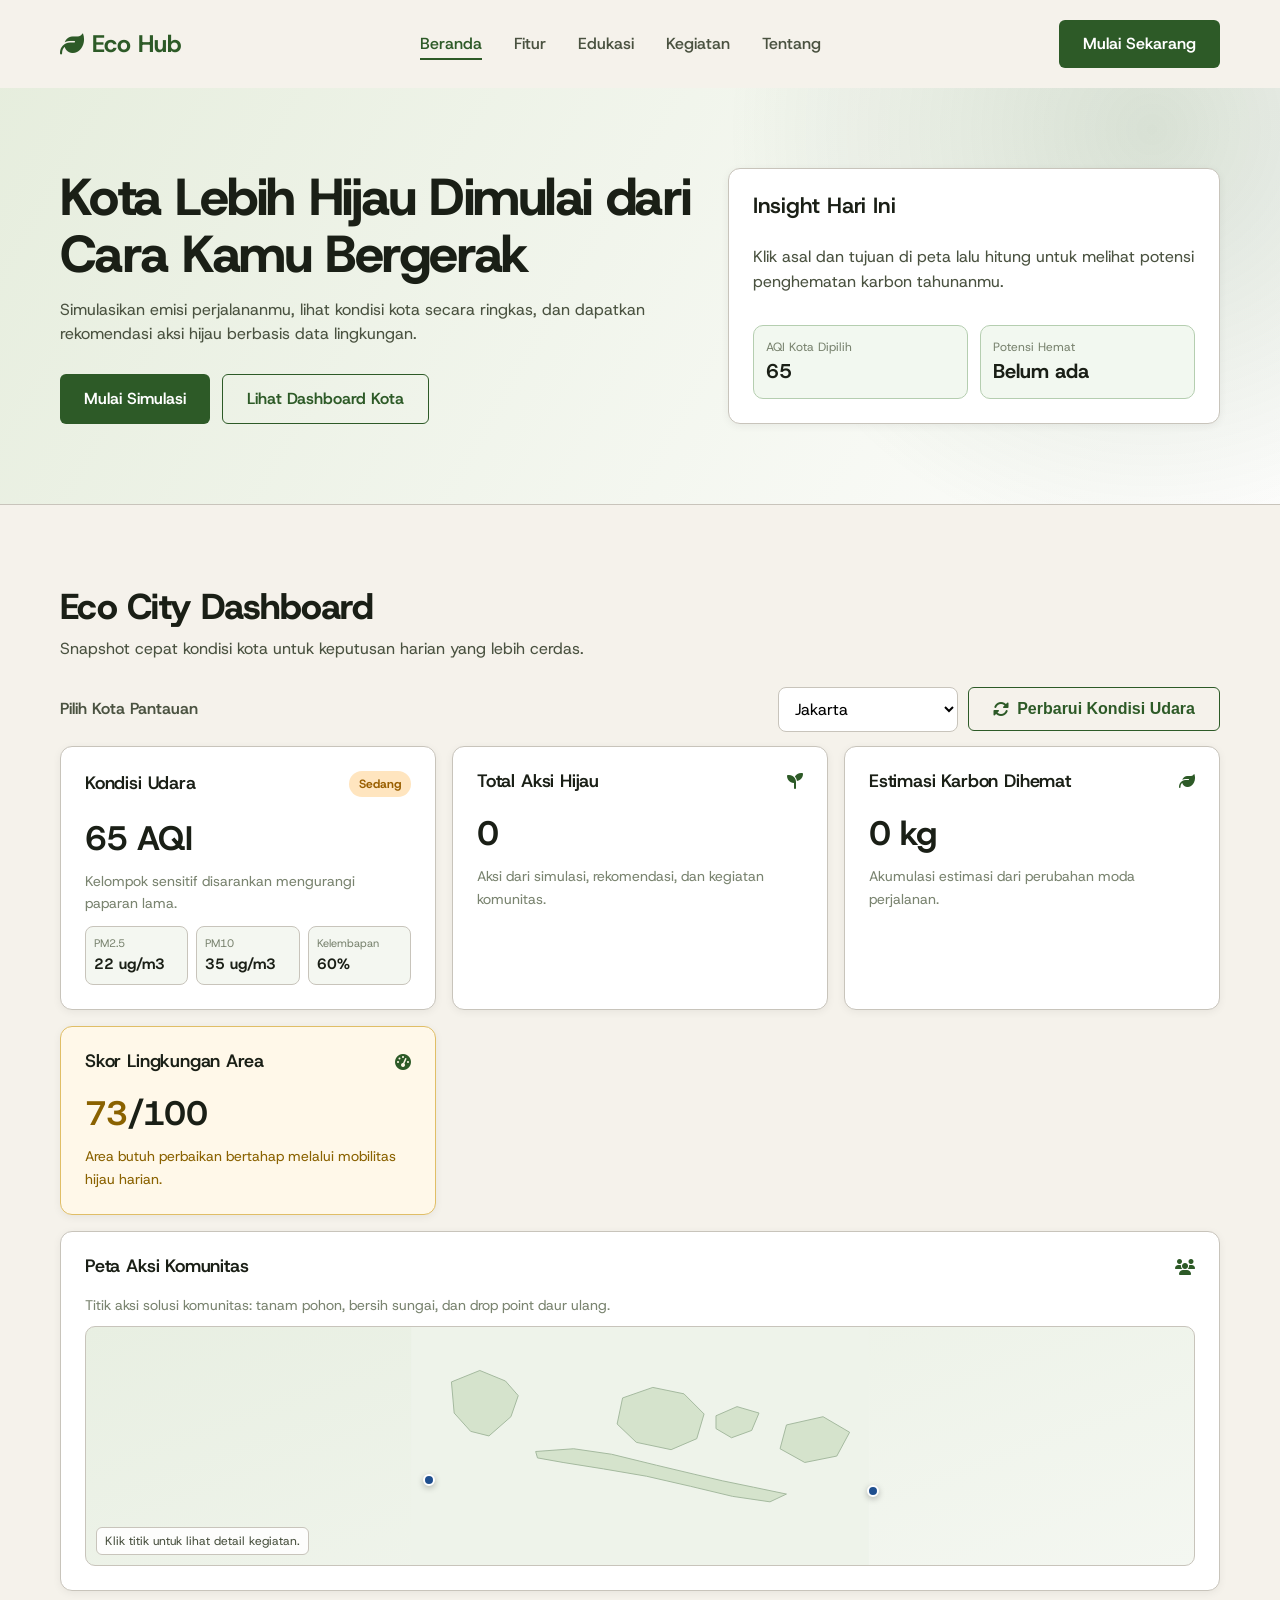
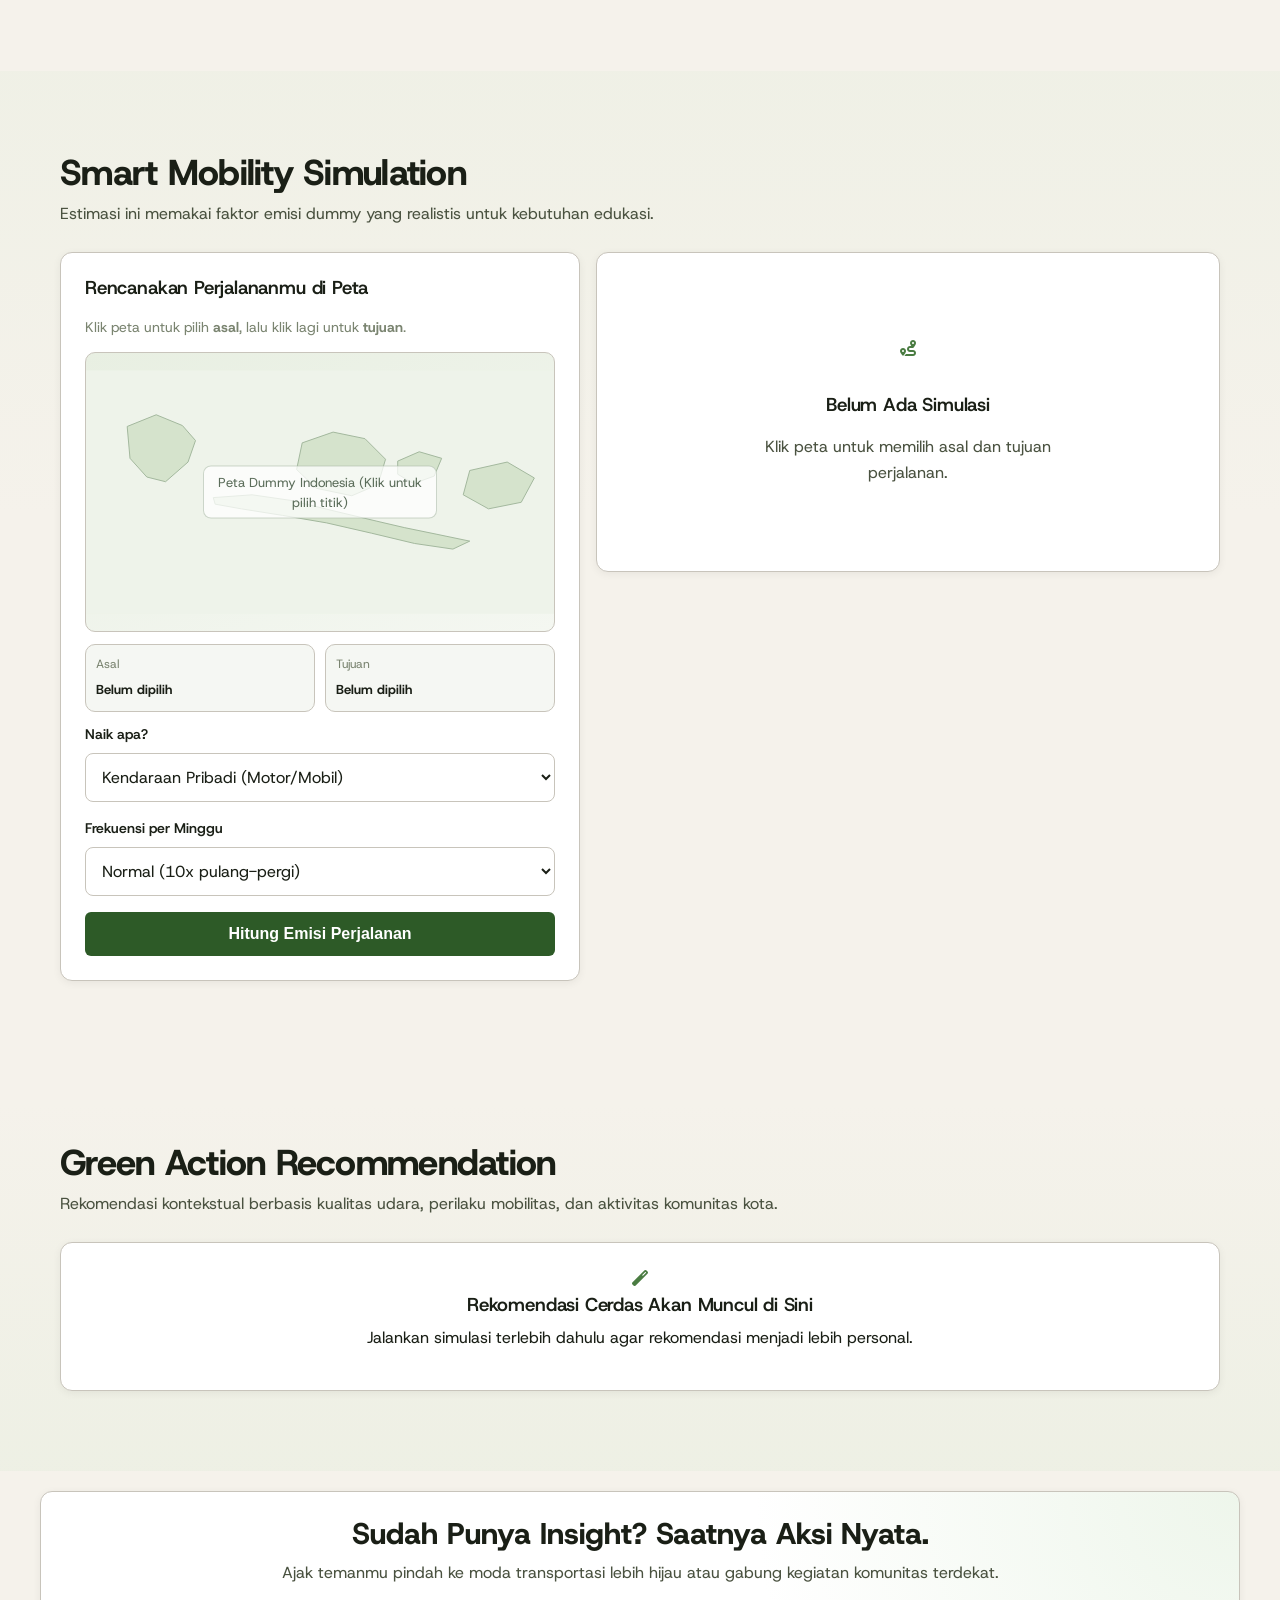
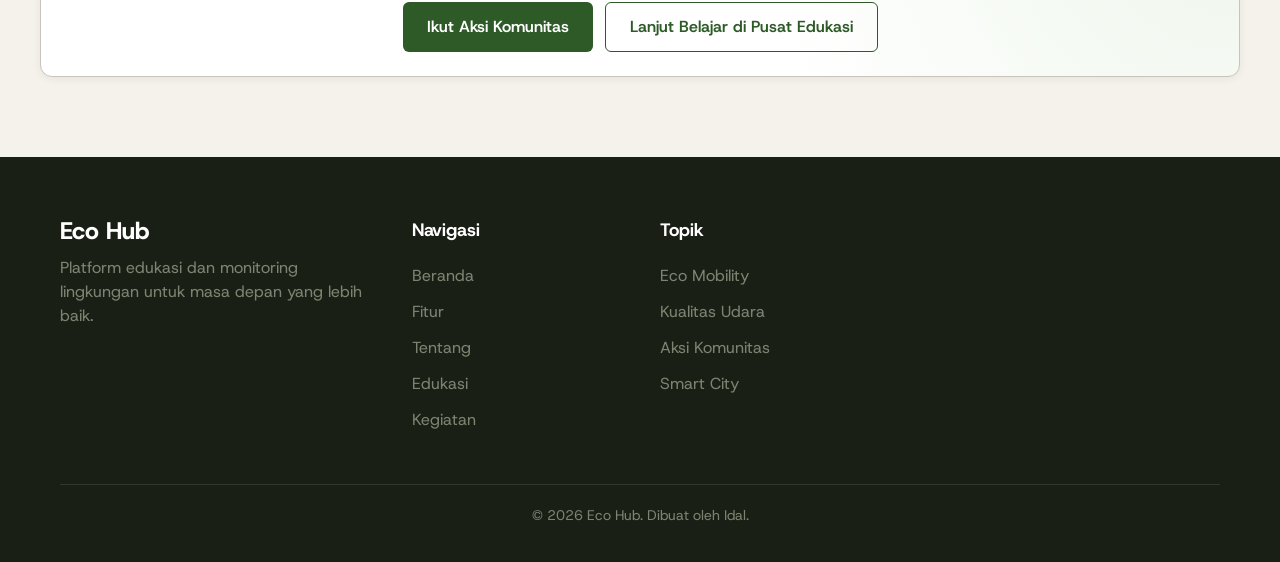
<file: index.html>
<!doctype html>
<html lang="id">
  <head>
    <meta charset="UTF-8" />
    <meta name="viewport" content="width=device-width, initial-scale=1.0" />
    <title>Eco Hub - Eco Smart Mobility & City Insights</title>
    <meta
      name="description"
      content="Platform eco-smart city untuk simulasi mobilitas, insight emisi, kualitas udara, dan rekomendasi aksi hijau personal."
    />

    <link rel="preconnect" href="https://fonts.googleapis.com" />
    <link rel="preconnect" href="https://fonts.gstatic.com" crossorigin />
    <link
      href="https://fonts.googleapis.com/css2?family=Host+Grotesk:ital,wght@0,300;0,400;0,500;0,600;0,700;0,800;1,400&display=swap"
      rel="stylesheet"
    />

    <link rel="stylesheet" href="css/main.css" />
    <link rel="stylesheet" href="css/components.css" />
    <link rel="stylesheet" href="css/pages/mobility.css" />
  </head>

  <body>
    <nav class="navbar">
      <div class="container nav-container">
        <a href="index.html" class="nav-brand">
          <i class="fa-solid fa-leaf" color="var(--color-green-primary)"></i>
          Eco Hub
        </a>

        <div class="nav-menu hide-mobile">
          <a href="index.html" class="nav-link active">Beranda</a>
          <a href="fitur.html" class="nav-link">Fitur</a>
          <a href="konten.html" class="nav-link">Edukasi</a>
          <a href="kegiatan.html" class="nav-link">Kegiatan</a>
          <a href="about.html" class="nav-link">Tentang</a>
        </div>

        <a href="index.html#mobility-sim" class="btn btn-primary hide-mobile">Mulai Sekarang</a>

        <button class="hamburger" aria-label="Menu">
          <span></span>
          <span></span>
          <span></span>
        </button>
      </div>
    </nav>

    <div class="mobile-menu-overlay"></div>
    <div class="mobile-menu">
      <div class="mobile-nav-list">
        <a href="index.html" class="mobile-nav-link">Beranda</a>
        <a href="fitur.html" class="mobile-nav-link">Fitur</a>
        <a href="konten.html" class="mobile-nav-link">Edukasi</a>
        <a href="kegiatan.html" class="mobile-nav-link">Kegiatan</a>
        <a href="about.html" class="mobile-nav-link">Tentang</a>
        <a href="index.html#mobility-sim" class="btn btn-primary btn-full" style="margin-top: 20px">Mulai Sekarang</a>
      </div>
    </div>

    <header class="mobility-hero section">
      <div class="container hero-wrap fade-up">
        <div class="hero-text">
          <h1>Kota Lebih Hijau Dimulai dari Cara Kamu Bergerak</h1>
          <p>
            Simulasikan emisi perjalananmu, lihat kondisi kota secara ringkas,
            dan dapatkan rekomendasi aksi hijau berbasis data lingkungan.
          </p>
          <div class="hero-actions">
            <a href="#mobility-sim" class="btn btn-primary">Mulai Simulasi</a>
            <a href="#city-dashboard" class="btn btn-outline">Lihat Dashboard Kota</a>
          </div>
        </div>
        <div class="hero-insight card fade-up" style="animation-delay: 0.1s">
          <h3>Insight Hari Ini</h3>
          <p id="hero-insight-text">Memuat insight kota...</p>
          <div class="insight-kpis">
            <div>
              <span class="kpi-label">AQI Kota Dipilih</span>
              <strong id="hero-aqi">--</strong>
            </div>
            <div>
              <span class="kpi-label">Potensi Hemat</span>
              <strong id="hero-saving">--</strong>
            </div>
          </div>
        </div>
      </div>
    </header>

    <section id="city-dashboard" class="section">
      <div class="container">
        <div class="section-head fade-up">
          <h2>Eco City Dashboard</h2>
          <p>Snapshot cepat kondisi kota untuk keputusan harian yang lebih cerdas.</p>
        </div>

        <div class="dashboard-toolbar fade-up" style="animation-delay: 0.05s">
          <label for="dashboard-city-select">Pilih Kota Pantauan</label>
          <div class="toolbar-controls">
            <select id="dashboard-city-select" aria-label="Pilih kota untuk kondisi udara">
              <option value="Jakarta">Jakarta</option>
              <option value="Bandung">Bandung</option>
              <option value="Bekasi">Bekasi</option>
              <option value="Bogor">Bogor</option>
              <option value="Depok">Depok</option>
              <option value="Tangerang">Tangerang</option>
              <option value="Semarang">Semarang</option>
              <option value="Surabaya">Surabaya</option>
              <option value="Malang">Malang</option>
              <option value="Yogyakarta">Yogyakarta</option>
              <option value="Denpasar">Denpasar</option>
              <option value="Medan">Medan</option>
              <option value="Palembang">Palembang</option>
              <option value="Batam">Batam</option>
              <option value="Pontianak">Pontianak</option>
              <option value="Balikpapan">Balikpapan</option>
              <option value="Samarinda">Samarinda</option>
              <option value="Banjarmasin">Banjarmasin</option>
              <option value="Makassar">Makassar</option>
              <option value="Manado">Manado</option>
            </select>
            <button id="refresh-dashboard-aqi" class="btn btn-outline" type="button">
              <i class="fa-solid fa-sync-alt" size="16" aria-hidden="true"></i>
              <span class="btn-label">Perbarui Kondisi Udara</span>
            </button>
          </div>
        </div>

        <div class="dashboard-grid">
          <article class="city-widget card dashboard-card-air fade-up" style="animation-delay: 0.1s">
            <div class="widget-head">
              <h3>Kondisi Udara</h3>
              <span id="aqi-badge" class="state-chip">Memuat...</span>
            </div>
            <div class="widget-value"><span id="dashboard-aqi">--</span> AQI</div>
            <p id="aqi-desc" class="widget-note">Data sedang disiapkan.</p>
            <div class="air-detail-grid">
              <div>
                <small>PM2.5</small>
                <strong id="dashboard-pm25">--</strong>
              </div>
              <div>
                <small>PM10</small>
                <strong id="dashboard-pm10">--</strong>
              </div>
              <div>
                <small>Kelembapan</small>
                <strong id="dashboard-humidity">--</strong>
              </div>
            </div>
          </article>

          <details id="dashboard-more-mobile" class="dashboard-more-toggle fade-up" style="animation-delay: 0.12s">
            <summary>Lihat Selengkapnya</summary>
          </details>

          <article class="city-widget card dashboard-card-actions fade-up" style="animation-delay: 0.25s">
            <div class="widget-head">
              <h3>Total Aksi Hijau</h3>
              <i class="fa-solid fa-seedling"></i>
            </div>
            <div class="widget-value" id="dashboard-actions">0</div>
            <p class="widget-note">Aksi dari simulasi, rekomendasi, dan kegiatan komunitas.</p>
          </article>

          <article class="city-widget card dashboard-card-saved mobile-more-item fade-up" style="animation-delay: 0.3s">
            <div class="widget-head">
              <h3>Estimasi Karbon Dihemat</h3>
              <i class="fa-solid fa-leaf"></i>
            </div>
            <div class="widget-value"><span id="dashboard-saved">0</span> kg</div>
            <p class="widget-note">Akumulasi estimasi dari perubahan moda perjalanan.</p>
          </article>

          <article class="city-widget card dashboard-card-score fade-up" style="animation-delay: 0.35s">
            <div class="widget-head">
              <h3>Skor Lingkungan Area</h3>
              <i class="fa-solid fa-tachometer-alt"></i>
            </div>
            <div class="widget-value"><span id="area-score">--</span>/100</div>
            <p id="area-score-note" class="widget-note">Menunggu data AQI area.</p>
          </article>

          <article class="city-widget card action-map-widget mobile-more-item fade-up" style="animation-delay: 0.4s">
            <div class="widget-head">
              <h3>Peta Aksi Komunitas</h3>
              <i class="fa-solid fa-users"></i>
            </div>
            <p class="widget-note">Titik aksi solusi komunitas: tanam pohon, bersih sungai, dan drop point daur ulang.</p>
            <div id="community-action-map" class="community-action-map" aria-label="Peta aksi komunitas"></div>
          </article>

        </div>
      </div>
    </section>

    <section id="mobility-sim" class="section mobility-section">
      <div class="container">
        <div class="section-head fade-up">
          <h2>Smart Mobility Simulation</h2>
          <p>Estimasi ini memakai faktor emisi dummy yang realistis untuk kebutuhan edukasi.</p>
        </div>

        <div class="mobility-layout">
          <form id="mobility-form" class="card mobility-form fade-up" aria-label="Form simulasi mobilitas">
            <h3>Rencanakan Perjalananmu di Peta</h3>
            <p class="widget-note">
              Klik peta untuk pilih <strong>asal</strong>, lalu klik lagi untuk <strong>tujuan</strong>.
            </p>

            <div id="mobility-map" class="mobility-map" aria-label="Peta rute mobilitas"></div>

            <div class="point-grid">
              <div class="point-pill">
                <span>Asal</span>
                <strong id="from-point-label">Belum dipilih</strong>
              </div>
              <div class="point-pill">
                <span>Tujuan</span>
                <strong id="to-point-label">Belum dipilih</strong>
              </div>
            </div>

            <div class="form-group">
              <label for="mode-select">Naik apa?</label>
              <select id="mode-select" required>
                <option value="walk">Jalan Kaki</option>
                <option value="bike">Sepeda</option>
                <option value="bus">Bus / Transportasi Umum</option>
                <option value="carpool">Carpool</option>
                <option value="motor" selected>Kendaraan Pribadi (Motor/Mobil)</option>
              </select>
            </div>

            <div class="form-group">
              <label for="trips-week">Frekuensi per Minggu</label>
              <select id="trips-week">
                <option value="5">Ringan (5x pulang-pergi)</option>
                <option value="10" selected>Normal (10x pulang-pergi)</option>
                <option value="14">Padat (14x pulang-pergi)</option>
              </select>
            </div>

            <button id="simulate-btn" type="submit" class="btn btn-primary btn-full" disabled>Hitung Emisi Perjalanan</button>
          </form>

          <div class="mobility-result-col">
            <article id="mobility-empty" class="card empty-state fade-up" style="animation-delay: 0.1s">
              <i class="fa-solid fa-route"></i>
              <h3>Belum Ada Simulasi</h3>
              <p>Isi parameter perjalanan untuk melihat perbandingan emisi dan insight personal.</p>
            </article>

            <article id="mobility-result" class="card result-card hidden" aria-live="polite">
              <div class="result-head">
                <h3>Ringkasan Simulasi</h3>
                <span id="result-tag" class="state-chip good">Potensi Hemat Tinggi</span>
              </div>

              <div class="route-grid">
                <div>
                  <div class="result-label">Jarak Rute</div>
                  <div class="result-number"><span id="route-distance">0</span> km</div>
                </div>
                <div>
                  <div class="result-label">Estimasi Waktu</div>
                  <div class="result-number"><span id="route-eta">0m</span></div>
                </div>
              </div>

              <div class="result-grid">
                <div>
                  <div class="result-label">Emisi Pilihanmu</div>
                  <div class="result-number"><span id="current-emission">0</span> kg/minggu</div>
                </div>
                <div>
                  <div class="result-label">Emisi Moda Saran</div>
                  <div class="result-number"><span id="target-emission">0</span> kg/minggu</div>
                </div>
                <div>
                  <div class="result-label">Penghematan</div>
                  <div class="result-number text-primary"><span id="saved-emission">0</span> kg/minggu</div>
                </div>
              </div>

              <div id="simulation-insight" class="main-insight"></div>
              <div id="population-insight" class="sub-insight"></div>
              <details class="mode-details">
                <summary>Lihat detail emisi per moda</summary>
                <div id="mode-comparison" class="mode-comparison" aria-label="Perbandingan emisi antar moda"></div>
              </details>

              <div class="export-actions">
                <button id="export-png-btn" type="button" class="btn btn-outline">Ekspor Ringkasan PNG</button>
              </div>
            </article>
          </div>
        </div>
      </div>
    </section>

    <section class="section recommendation-section">
      <div class="container">
        <div class="section-head fade-up">
          <h2>Green Action Recommendation</h2>
          <p>Rekomendasi kontekstual berbasis kualitas udara, perilaku mobilitas, dan aktivitas komunitas kota.</p>
        </div>

        <div id="recommendation-grid" class="recommendation-grid">
          <article class="card recommendation-empty fade-up">
            <i class="fa-solid fa-magic"></i>
            <h3>Rekomendasi Cerdas Akan Muncul di Sini</h3>
            <p>Jalankan simulasi terlebih dahulu agar rekomendasi menjadi lebih personal.</p>
          </article>
        </div>
      </div>
    </section>

    

    <section class="section cta-zone">
      <div class="container card cta-card fade-up">
        <h2>Sudah Punya Insight? Saatnya Aksi Nyata.</h2>
        <p>Ajak temanmu pindah ke moda transportasi lebih hijau atau gabung kegiatan komunitas terdekat.</p>
        <div class="cta-actions">
          <a href="kegiatan.html" class="btn btn-primary">Ikut Aksi Komunitas</a>
          <a href="konten.html" class="btn btn-outline">Lanjut Belajar di Pusat Edukasi</a>
        </div>
      </div>
    </section>

    <footer class="footer">
      <div class="container">
        <div class="footer-grid">
          <div class="footer-brand">
            <h3>Eco Hub</h3>
            <p class="footer-tagline">
              Platform edukasi dan monitoring lingkungan untuk masa depan yang
              lebih baik.
            </p>
</div>

          <div class="footer-links">
            <div class="footer-heading">Navigasi</div>
            <ul>
              <li><a href="index.html">Beranda</a></li>
              <li><a href="fitur.html">Fitur</a></li>
              <li><a href="about.html">Tentang</a></li>
              <li><a href="konten.html">Edukasi</a></li>
              <li><a href="kegiatan.html">Kegiatan</a></li>
            </ul>
          </div>

          <div class="footer-links">
            <div class="footer-heading">Topik</div>
            <ul>
              <li><a href="#">Eco Mobility</a></li>
              <li><a href="#">Kualitas Udara</a></li>
              <li><a href="#">Aksi Komunitas</a></li>
              <li><a href="#">Smart City</a></li>
            </ul>
          </div></div>

        <div class="footer-bottom">
          <p>&copy; 2026 Eco Hub. Dibuat oleh Idal.</p>
        </div>
      </div>
    </footer>

    <script src="js/main.js"></script>
    <script src="js/mobility.js"></script>
    <script>
    </script>
    <script>
      if ((location.protocol ==="http:" || location.protocol ==="https:") &&"serviceWorker" in navigator) {
        window.addEventListener("load", () => {
          navigator.serviceWorker
            .register("sw.js")
            .catch((err) => console.log("SW error", err));
        });
      }
    </script>
  </body>
</html>
</file>
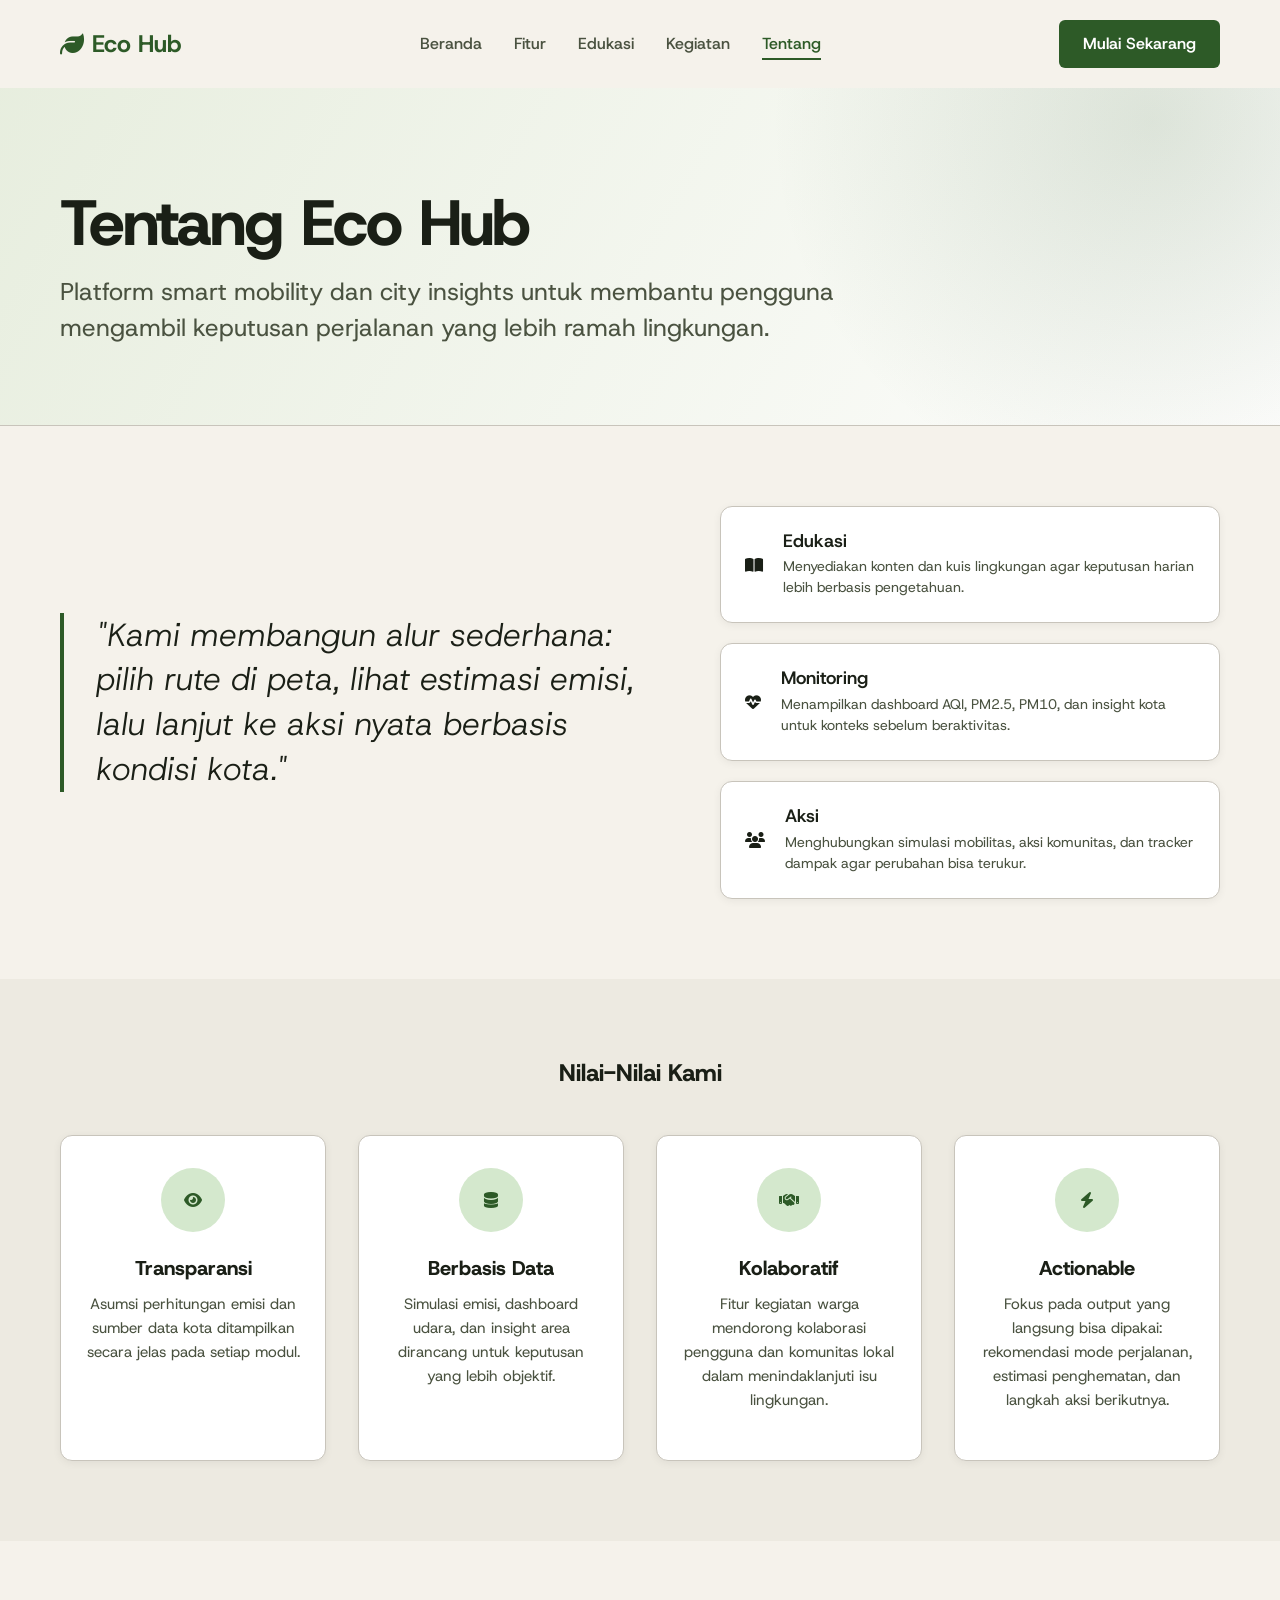
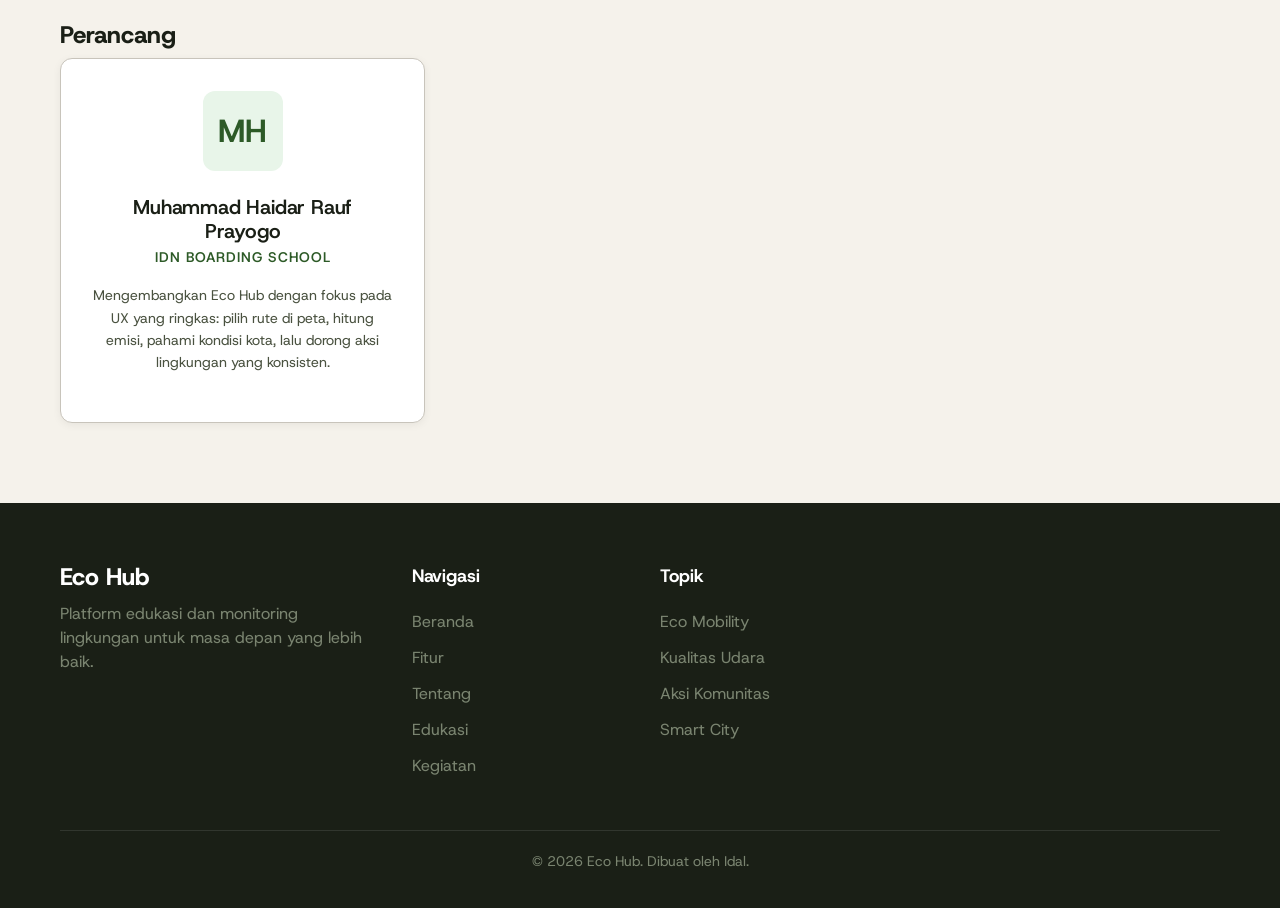
<file: about.html>
<!doctype html>
<html lang="id">
  <head>
    <meta charset="UTF-8" />
    <meta name="viewport" content="width=device-width, initial-scale=1.0" />
    <title>Tentang Eco Hub</title>

    <link rel="preconnect" href="https://fonts.googleapis.com" />
    <link rel="preconnect" href="https://fonts.gstatic.com" crossorigin />
    <link
      href="https://fonts.googleapis.com/css2?family=Host+Grotesk:ital,wght@0,300;0,400;0,500;0,600;0,700;0,800;1,400&display=swap"
      rel="stylesheet"
    />

    <link rel="stylesheet" href="css/main.css" />
    <link rel="stylesheet" href="css/components.css" />
    <link rel="stylesheet" href="css/pages/about.css" />

    <!-- Leaflet CSS -->
  </head>

  <body>
    <nav class="navbar">
      <div class="container nav-container">
        <a href="index.html" class="nav-brand">
          <i class="fa-solid fa-leaf" color="var(--color-green-primary)"></i>
          Eco Hub
        </a>

        <div class="nav-menu hide-mobile">
          <a href="index.html" class="nav-link">Beranda</a>
          <a href="fitur.html" class="nav-link">Fitur</a>
          <a href="konten.html" class="nav-link">Edukasi</a>
          <a href="kegiatan.html" class="nav-link">Kegiatan</a>
          <a href="about.html" class="nav-link active">Tentang</a>
        </div>

        <a href="index.html#mobility-sim" class="btn btn-primary hide-mobile"
          >Mulai Sekarang</a
        >

        <button class="hamburger" aria-label="Menu">
          <span></span>
          <span></span>
          <span></span>
        </button>
      </div>
    </nav>

    <!-- Mobile Menu Drawer -->
    <div class="mobile-menu-overlay"></div>
    <div class="mobile-menu">
      <div class="mobile-nav-list">
        <a href="index.html" class="mobile-nav-link">Beranda</a>
        <a href="fitur.html" class="mobile-nav-link">Fitur</a>
        <a href="konten.html" class="mobile-nav-link">Edukasi</a>
        <a href="kegiatan.html" class="mobile-nav-link">Kegiatan</a>
        <a href="about.html" class="mobile-nav-link">Tentang</a>
        <a
          href="index.html#mobility-sim"
          class="btn btn-primary btn-full"
          style="margin-top: 20px"
          >Mulai Sekarang</a
        >
      </div>
    </div>

    <header class="about-hero section unified-banner">
      <div class="container fade-up">
        <h1>Tentang Eco Hub</h1>
        <p class="hero-subtext">
          Platform smart mobility dan city insights untuk membantu pengguna
          mengambil keputusan perjalanan yang lebih ramah lingkungan.
        </p>
      </div>
    </header>

    <section class="mission-section section">
      <div class="container">
        <div class="mission-grid">
          <div class="mission-text fade-up">
            <blockquote class="mission-quote">"Kami membangun alur sederhana: pilih rute di peta, lihat estimasi
              emisi, lalu lanjut ke aksi nyata berbasis kondisi kota."
            </blockquote>
          </div>

          <div class="mission-pillars fade-up" style="animation-delay: 0.2s">
            <div class="pillar-card">
              <i class="fa-solid fa-book-open" color="#2D5A27"></i>
              <div>
                <h4>Edukasi</h4>
                <p>
                  Menyediakan konten dan kuis lingkungan agar keputusan harian
                  lebih berbasis pengetahuan.
                </p>
              </div>
            </div>
            <div class="pillar-card">
              <i class="fa-solid fa-heartbeat" color="#2D5A27"></i>
              <div>
                <h4>Monitoring</h4>
                <p>
                  Menampilkan dashboard AQI, PM2.5, PM10, dan insight kota
                  untuk konteks sebelum beraktivitas.
                </p>
              </div>
            </div>
            <div class="pillar-card">
              <i class="fa-solid fa-users" color="#2D5A27"></i>
              <div>
                <h4>Aksi</h4>
                <p>
                  Menghubungkan simulasi mobilitas, aksi komunitas, dan tracker
                  dampak agar perubahan bisa terukur.
                </p>
              </div>
            </div>
          </div>
        </div>
      </div>
    </section>

    <section class="values-section section">
      <div class="container">
        <h2 class="text-center fade-up" style="margin-bottom: 48px">
          Nilai-Nilai Kami
        </h2>
        <div class="grid values-grid">
          <div class="value-item fade-up">
            <div class="icon-box"><i class="fa-solid fa-eye"></i></div>
            <h3>Transparansi</h3>
            <p>
              Asumsi perhitungan emisi dan sumber data kota ditampilkan secara
              jelas pada setiap modul.
            </p>
          </div>
          <div class="value-item fade-up" style="animation-delay: 0.1s">
            <div class="icon-box"><i class="fa-solid fa-database"></i></div>
            <h3>Berbasis Data</h3>
            <p>
              Simulasi emisi, dashboard udara, dan insight area
              dirancang untuk keputusan yang lebih objektif.
            </p>
          </div>
          <div class="value-item fade-up" style="animation-delay: 0.2s">
            <div class="icon-box"><i class="fa-solid fa-handshake"></i></div>
            <h3>Kolaboratif</h3>
            <p>
              Fitur kegiatan warga mendorong kolaborasi pengguna dan komunitas
              lokal dalam menindaklanjuti isu lingkungan.
            </p>
          </div>
          <div class="value-item fade-up" style="animation-delay: 0.3s">
            <div class="icon-box"><i class="fa-solid fa-bolt"></i></div>
            <h3>Actionable</h3>
            <p>
              Fokus pada output yang langsung bisa dipakai: rekomendasi mode
              perjalanan, estimasi penghematan, dan langkah aksi berikutnya.
            </p>
          </div>
        </div>
      </div>
    </section>

    <section class="team-section section">
      <div class="container">
        <h2 class="section-title fade-up">Perancang</h2>
        <div class="grid team-grid">
          <!-- Team 1 -->
          <div class="team-card fade-up">
            <div
              class="avatar"
              style="background-color: #e8f5e9; color: #2d5a27"
            >
              MH
            </div>
            <div class="team-info">
              <h3>Muhammad Haidar Rauf Prayogo</h3>
              <span class="role">IDN Boarding School</span>
              <p>
                Mengembangkan Eco Hub dengan fokus pada UX yang ringkas:
                pilih rute di peta, hitung emisi, pahami kondisi kota, lalu
                dorong aksi lingkungan yang konsisten.
              </p>
            </div>
          </div>
        </div>
      </div>
    </section><footer class="footer">
      <div class="container">
        <div class="footer-grid">
          <div class="footer-brand">
            <h3>Eco Hub</h3>
            <p class="footer-tagline">
              Platform edukasi dan monitoring lingkungan untuk masa depan yang
              lebih baik.
            </p>
</div>

          <div class="footer-links">
            <div class="footer-heading">Navigasi</div>
            <ul>
              <li><a href="index.html">Beranda</a></li>
              <li><a href="fitur.html">Fitur</a></li>
              <li><a href="about.html">Tentang</a></li>
              <li><a href="konten.html">Edukasi</a></li>
              <li><a href="kegiatan.html">Kegiatan</a></li>
            </ul>
          </div>

          <div class="footer-links">
            <div class="footer-heading">Topik</div>
            <ul>
              <li><a href="#">Eco Mobility</a></li>
              <li><a href="#">Kualitas Udara</a></li>
              <li><a href="#">Aksi Komunitas</a></li>
              <li><a href="#">Smart City</a></li>
            </ul>
          </div></div>

        <div class="footer-bottom">
          <p>&copy; 2026 Eco Hub. Dibuat oleh Idal.</p>
        </div>
      </div>
    </footer>

    <script src="js/main.js"></script>
    <script>
    </script>

    <!-- Leaflet JS -->
    <script>
      if ((location.protocol ==="http:" || location.protocol ==="https:") &&"serviceWorker" in navigator) {
        window.addEventListener("load", () => {
          navigator.serviceWorker
            .register("sw.js")
            .catch((err) => console.log("SW error", err));
        });
      }
    </script>
  </body>
</html>
</file>
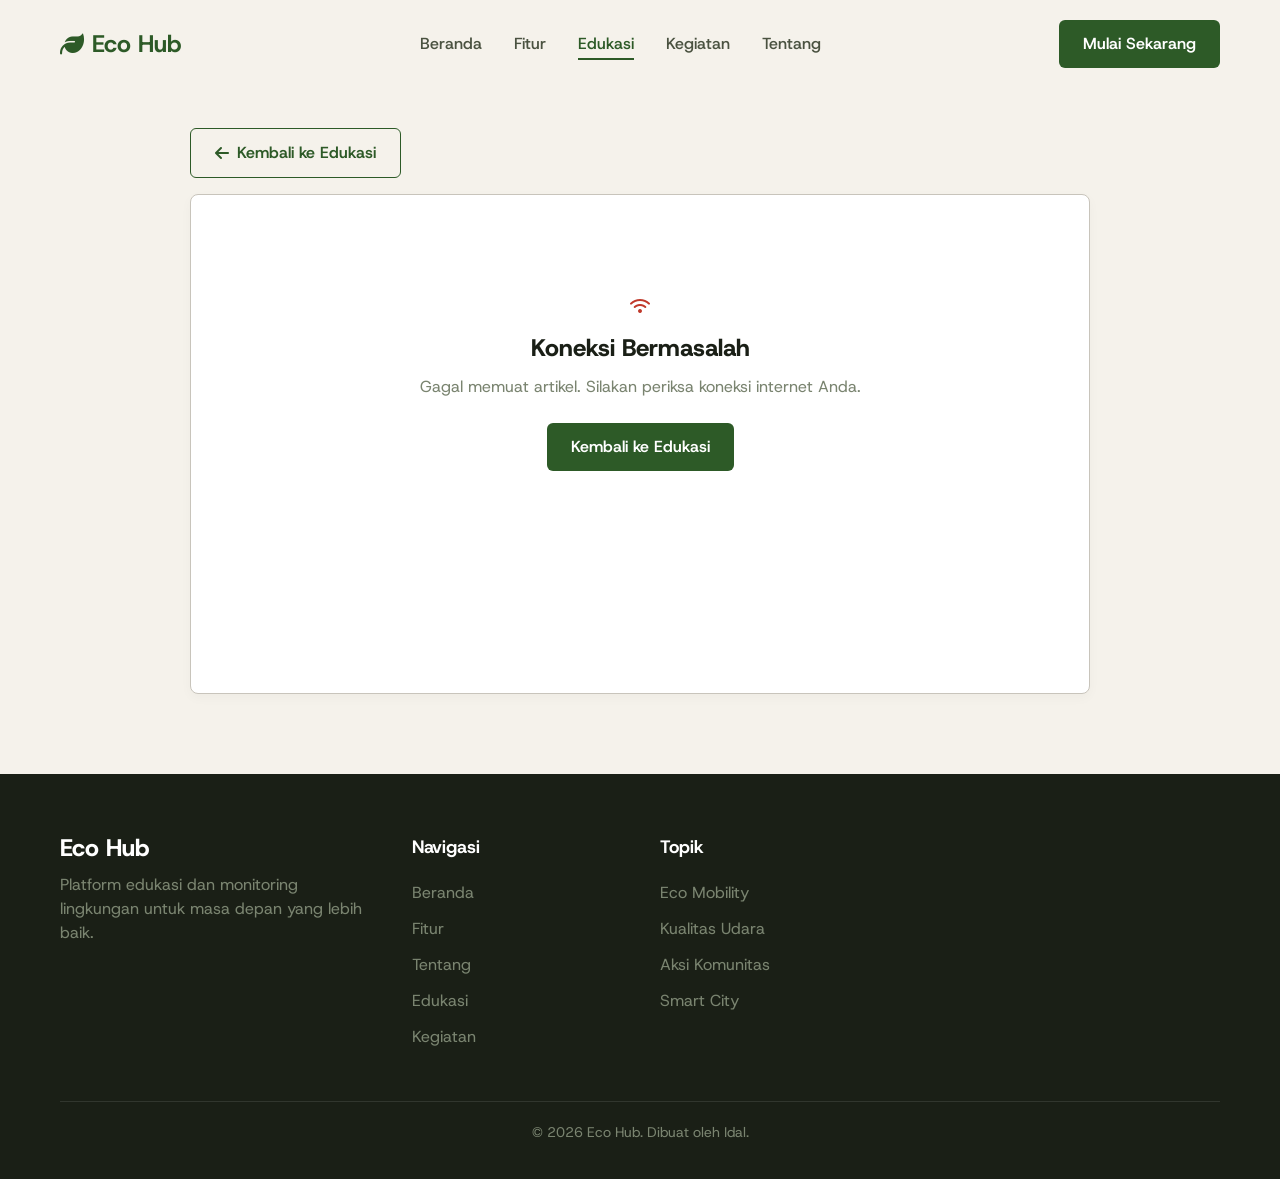
<file: artikel.html>
<!doctype html>
<html lang="id">
  <head>
    <meta charset="UTF-8" />
    <meta name="viewport" content="width=device-width, initial-scale=1.0" />
    <title>Artikel — Eco Hub</title>

    <link rel="preconnect" href="https://fonts.googleapis.com" />
    <link rel="preconnect" href="https://fonts.gstatic.com" crossorigin />
    <link
      href="https://fonts.googleapis.com/css2?family=Host+Grotesk:ital,wght@0,300;0,400;0,500;0,600;0,700;0,800&display=swap"
      rel="stylesheet"
    />
    <link rel="stylesheet" href="css/main.css" />
    <link rel="stylesheet" href="css/components.css" />
    <style>
      .article-container {
        max-width: 900px;
        margin: 40px auto;
        background: white;
        padding: 40px;
        border-radius: 8px;
        border: 1px solid var(--color-border);
        min-height: 500px;
        box-shadow: 0 4px 12px rgba(0, 0, 0, 0.03);
      }

      .article-header h1 {
        font-size: 40px;
        margin-bottom: 16px;
        font-weight: 800;
        line-height: 1.2;
      }

      .article-meta {
        color: var(--color-text-muted);
        font-size: 14px;
        margin-bottom: 32px;
        border-bottom: 1px solid var(--color-border);
        padding-bottom: 20px;
      }

      .article-content {
        font-size: 18px;
        line-height: 1.8;
        color: var(--color-text-primary);
      }

      .article-content p {
        margin-bottom: 24px;
      }

      .loading {
        text-align: center;
        padding: 40px;
        color: var(--color-text-muted);
      }

      .error {
        color: var(--color-red-alert);
        text-align: center;
        padding: 40px;
      }

      .wiki-credit {
        margin-top: 40px;
        font-size: 13px;
        color: var(--color-text-muted);
        border-top: 1px solid var(--color-border);
        padding-top: 16px;
      }

      @media (max-width: 768px) {
        .article-container {
          margin: 20px auto;
          padding: 24px;
        }

        .article-header h1 {
          font-size: 32px;
        }
      }
    </style>

    <!-- Leaflet CSS -->
  </head>

  <body>
    <nav class="navbar">
      <div class="container nav-container">
        <a href="index.html" class="nav-brand">
          <i class="fa-solid fa-leaf" color="var(--color-green-primary)"></i>
          Eco Hub
        </a>

        <div class="nav-menu hide-mobile">
          <a href="index.html" class="nav-link">Beranda</a>
          <a href="fitur.html" class="nav-link">Fitur</a>
          <a href="konten.html" class="nav-link active">Edukasi</a>
          <a href="kegiatan.html" class="nav-link">Kegiatan</a>
          <a href="about.html" class="nav-link">Tentang</a>
        </div>

        <a href="index.html#mobility-sim" class="btn btn-primary hide-mobile"
          >Mulai Sekarang</a
        >

        <button class="hamburger" aria-label="Menu">
          <span></span>
          <span></span>
          <span></span>
        </button>
      </div>
    </nav>
    <div class="mobile-menu-overlay"></div>
    <div class="mobile-menu">
      <div class="mobile-nav-list">
        <a href="index.html" class="mobile-nav-link">Beranda</a>
        <a href="fitur.html" class="mobile-nav-link">Fitur</a>
        <a href="konten.html" class="mobile-nav-link">Edukasi</a>
        <a href="kegiatan.html" class="mobile-nav-link">Kegiatan</a>
        <a href="about.html" class="mobile-nav-link">Tentang</a>
        <a
          href="index.html#mobility-sim"
          class="btn btn-primary btn-full"
          style="margin-top: 20px"
          >Mulai Sekarang</a
        >
      </div>
    </div>

    <div
      class="container section"
      style="padding-top: 40px; padding-bottom: 40px"
    >
      <div style="max-width: 900px; margin: 0 auto; margin-bottom: 16px">
        <a
          href="konten.html"
          class="btn btn-outline"
          style="
            display: inline-flex;
            align-items: center;
            gap: 8px;
            width: fit-content;
            text-decoration: none;
          "
        >
          <i class="fa-solid fa-arrow-left" size="18"></i> Kembali ke Edukasi
        </a>
      </div>
      <div class="article-container" id="content-box" style="margin-top: 0">
        <div class="loading">Memuat artikel...</div>
      </div>
    </div>

    <script>

      // Get URL Param
      const params = new URLSearchParams(window.location.search);
      const topic = params.get("q") || "Climate_change"; // Default
      const titleOverride = params.get("title") || topic.replace(/_/g, " ");
      const imgParam = params.get("img");
      const defaultImg =
        "https://images.unsplash.com/photo-1542601906990-b4d3fb778b09?auto=format&fit=crop&q=80&w=1200";
      const articleImgUrl = imgParam ? imgParam : defaultImg;

      const contentBox = document.getElementById("content-box");

      // Fetch from Wikipedia API
      // https://en.wikipedia.org/w/api.php?action=query&format=json&prop=extracts&titles=Stack_Overflow&origin=*

      async function fetchArticle() {
        try {
          const url = `https://id.wikipedia.org/w/api.php?action=query&format=json&prop=extracts&titles=${topic}&origin=*&exintro=1&explaintext=0`;
          // Using Indonesian Wikipedia (id.wikipedia.org). exintro=1 for intro only to be safe, or remove for full.

          const res = await fetch(url);
          const data = await res.json();
          const pages = data.query.pages;
          const pageId = Object.keys(pages)[0];

          if (pageId === "-1") {
            contentBox.innerHTML = `
                        <div class="error fade-up visible" style="padding: 60px 20px;">
                            <i class="fa-solid fa-exclamation-triangle" size="64" color="var(--color-red-alert)" style="margin-bottom: 20px;"></i>
                            <h2 style="margin-bottom: 12px; color: var(--color-text-primary);">Artikel tidak ditemukan</h2>
                            <p style="color: var(--color-text-muted); margin-bottom: 24px;">Maaf, artikel yang Anda cari tidak tersedia atau mungkin telah dihapus.</p>
                            <a href="konten.html" class="btn btn-primary">Kembali ke Edukasi</a>
                        </div>
                    `;
            return;
          }

          const page = pages[pageId];
          const cleanContent = page.extract; // HTML content from Wiki

          contentBox.innerHTML = `
                    <div class="article-header fade-up visible">
                        <h1>${titleOverride}</h1>
                        <div class="article-meta">Sumber Asli Wikipedia: <em>${page.title}</em> • ${new Date().toLocaleDateString("id-ID")}</div>
                    </div>
                    <div class="article-image fade-up visible" style="margin-bottom: 30px;">
                        <img src="${articleImgUrl}" alt="Ilustrasi ${titleOverride}" style="width: 100%; height: auto; max-height: 450px; object-fit: cover; border-radius: 8px;">
                    </div>
                    <div class="article-content fade-up visible">
                        ${cleanContent}
                    </div>
                    <div class="wiki-credit">
                        Konten diambil secara dinamis dari Wikipedia. <a href="https://id.wikipedia.org/wiki/${topic}" target="_blank">Lihat sumber asli</a>.
                    </div>
                `;
        } catch (e) {
          console.error(e);
          contentBox.innerHTML = `
                    <div class="error fade-up visible" style="padding: 60px 20px;">
                        <i class="fa-solid fa-wifi" size="64" color="var(--color-amber)" style="margin-bottom: 20px;"></i>
                        <h2 style="margin-bottom: 12px; color: var(--color-text-primary);">Koneksi Bermasalah</h2>
                        <p style="color: var(--color-text-muted); margin-bottom: 24px;">Gagal memuat artikel. Silakan periksa koneksi internet Anda.</p>
                        <a href="konten.html" class="btn btn-primary">Kembali ke Edukasi</a>
                    </div>
                `;
        }
      }

      fetchArticle();
    </script>

    <footer class="footer">
      <div class="container">
        <div class="footer-grid">
          <div class="footer-brand">
            <h3>Eco Hub</h3>
            <p class="footer-tagline">
              Platform edukasi dan monitoring lingkungan untuk masa depan yang
              lebih baik.
            </p>
</div>

          <div class="footer-links">
            <div class="footer-heading">Navigasi</div>
            <ul>
              <li><a href="index.html">Beranda</a></li>
              <li><a href="fitur.html">Fitur</a></li>
              <li><a href="about.html">Tentang</a></li>
              <li><a href="konten.html">Edukasi</a></li>
              <li><a href="kegiatan.html">Kegiatan</a></li>
            </ul>
          </div>

          <div class="footer-links">
            <div class="footer-heading">Topik</div>
            <ul>
              <li><a href="#">Eco Mobility</a></li>
              <li><a href="#">Kualitas Udara</a></li>
              <li><a href="#">Aksi Komunitas</a></li>
              <li><a href="#">Smart City</a></li>
            </ul>
          </div></div>

        <div class="footer-bottom">
          <p>&copy; 2026 Eco Hub. Dibuat oleh Idal.</p>
        </div>
      </div>
    </footer>

    <script src="js/main.js"></script>

    <!-- Leaflet JS -->
    <script>
      if ((location.protocol === "http:" || location.protocol === "https:") && "serviceWorker" in navigator) {
        window.addEventListener("load", () => {
          navigator.serviceWorker
            .register("sw.js")
            .catch((err) => console.log("SW error", err));
        });
      }
    </script>
  </body>
</html>
</file>
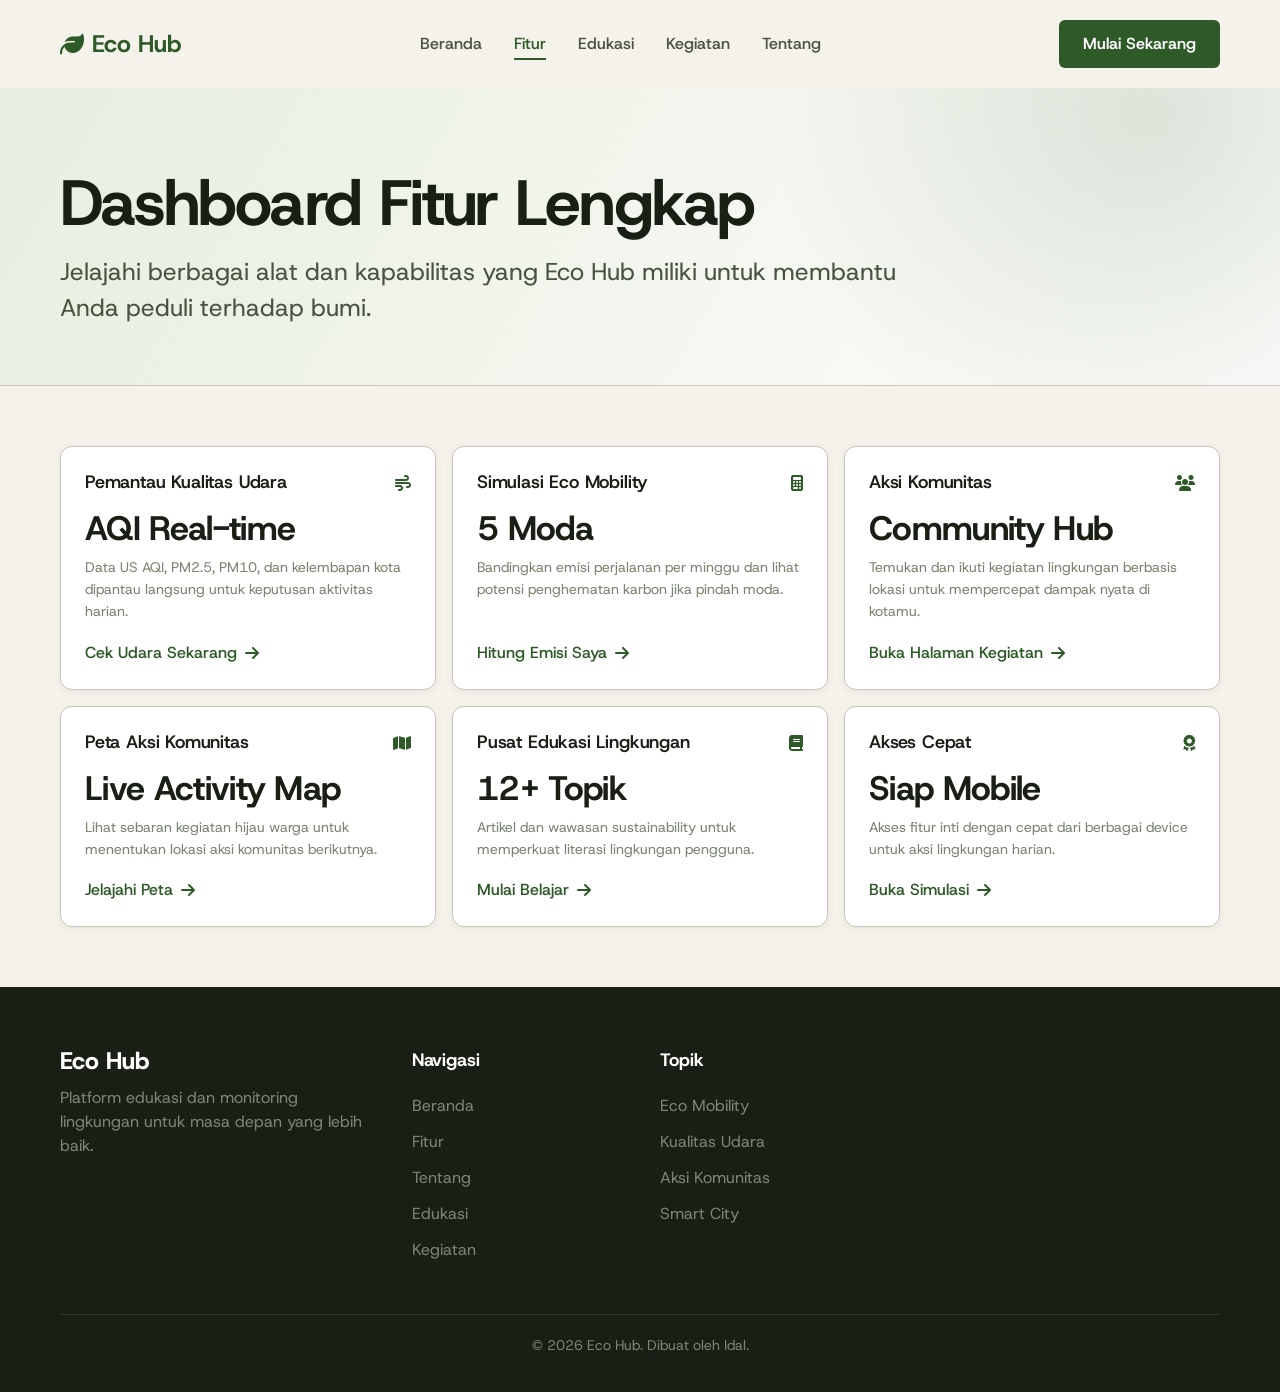
<file: fitur.html>
<!doctype html>
<html lang="id">

<head>
    <meta charset="UTF-8" />
    <meta name="viewport" content="width=device-width, initial-scale=1.0" />
    <title>Fitur & Layanan — Eco Hub</title>

    <link rel="preconnect" href="https://fonts.googleapis.com" />
    <link rel="preconnect" href="https://fonts.gstatic.com" crossorigin />
    <link href="https://fonts.googleapis.com/css2?family=Host+Grotesk:wght@300;400;500;600;700;800&display=swap"
        rel="stylesheet" />
    <link rel="stylesheet" href="css/main.css" />
    <link rel="stylesheet" href="css/components.css" />

    <style>
        .features-hero {
            background: linear-gradient(135deg,
                    var(--color-bg-primary) 0%,
                    rgba(212, 232, 205, 0.4) 100%);
            padding: 80px 0 60px;
            text-align: center;
            border-bottom: 1px solid var(--color-border);
        }

        .features-hero h1 {
            font-size: 48px;
            color: var(--color-text-primary);
            margin-bottom: 16px;
            font-weight: 700;
            letter-spacing: -0.02em;
        }

        .features-hero p {
            font-size: 20px;
            color: var(--color-text-muted);
            max-width: 600px;
            margin: 0 auto;
        }

        .features-grid {
            display: grid;
            grid-template-columns: repeat(12, minmax(0, 1fr));
            gap: 16px;
            padding: 60px 0;
        }

        .feature-card {
            grid-column: span 4;
            min-height: 180px;
            padding: 24px;
            transition: all 0.3s ease;
            display: flex;
            flex-direction: column;
        }

        .feature-card:hover {
            transform: translateY(-4px);
            border-color: var(--color-green-light);
        }

        .feature-head {
            display: flex;
            align-items: center;
            justify-content: space-between;
            margin-bottom: 16px;
        }

        .feature-head h3 {
            font-size: 18px;
            margin: 0;
            font-weight: 600;
            line-height: 1.3;
        }

        .feature-head i {
            color: var(--color-green-primary);
        }

        .feature-value {
            font-size: 34px;
            font-weight: 700;
            letter-spacing: -0.02em;
            margin-bottom: 8px;
            line-height: 1.1;
        }

        .feature-note {
            margin: 0 0 18px;
            color: var(--color-text-muted);
            font-size: 14px;
            font-weight: 400;
            line-height: 1.55;
        }

        .feature-card .cta-link {
            display: inline-flex;
            align-items: center;
            gap: 8px;
            color: var(--color-green-primary);
            font-weight: 500;
            text-decoration: none;
            margin-top: auto;
            transition: gap 0.2s ease;
        }

        .feature-card .cta-link:hover {
            gap: 12px;
        }

        @media (max-width: 768px) {
            .features-hero {
                padding: 60px 0 40px;
            }

            .features-hero h1 {
                font-size: 36px;
            }

            .features-hero p {
                font-size: 16px;
                padding: 0 20px;
            }

            .features-grid {
                padding: 40px 0;
                grid-template-columns: repeat(2, minmax(0, 1fr));
            }

            .feature-card {
                grid-column: span 1;
            }

            .feature-card:nth-child(5),
            .feature-card:nth-child(6) {
                grid-column: span 2;
            }

            .feature-value {
                font-size: 28px;
            }
        }

        @media (max-width: 520px) {
            .features-grid {
                grid-template-columns: 1fr;
            }

            .feature-card,
            .feature-card:nth-child(5),
            .feature-card:nth-child(6) {
                grid-column: span 1;
            }
        }
    </style>

</head>

<body>
    <nav class="navbar">
        <div class="container nav-container">
            <a href="index.html" class="nav-brand">
                <i class="fa-solid fa-leaf" color="var(--color-green-primary)"></i>
                Eco Hub
            </a>

            <div class="nav-menu hide-mobile">
                <a href="index.html" class="nav-link">Beranda</a>
                <a href="fitur.html" class="nav-link active">Fitur</a>
                <a href="konten.html" class="nav-link">Edukasi</a>
                <a href="kegiatan.html" class="nav-link">Kegiatan</a>
                <a href="about.html" class="nav-link">Tentang</a>
            </div>

            <a href="index.html#mobility-sim" class="btn btn-primary hide-mobile">Mulai Sekarang</a>

            <button class="hamburger" aria-label="Menu">
                <span></span><span></span><span></span>
            </button>
        </div>
    </nav>

    <div class="mobile-menu-overlay"></div>
    <div class="mobile-menu">
        <div class="mobile-nav-list">
            <a href="index.html" class="mobile-nav-link">Beranda</a>
            <a href="fitur.html" class="mobile-nav-link">Fitur</a>
            <a href="konten.html" class="mobile-nav-link">Edukasi</a>
            <a href="kegiatan.html" class="mobile-nav-link">Kegiatan</a>
            <a href="about.html" class="mobile-nav-link">Tentang</a>
            <a href="index.html#mobility-sim" class="btn btn-primary btn-full" style="margin-top: 20px">Mulai Sekarang</a>
        </div>
    </div>

    <header class="features-hero fade-up unified-banner">
        <div class="container">
            <h1>Dashboard Fitur Lengkap</h1>
            <p>
                Jelajahi berbagai alat dan kapabilitas yang Eco Hub miliki untuk
                membantu Anda peduli terhadap bumi.
            </p>
        </div>
    </header>

    <main class="container">
        <div class="features-grid">
            <!-- Feature 1 -->
            <article class="feature-card card city-widget fade-up" style="animation-delay: 0.1s">
                <div class="feature-head">
                    <h3>Pemantau Kualitas Udara</h3>
                    <i class="fa-solid fa-wind"></i>
                </div>
                <div class="feature-value">AQI Real-time</div>
                <p class="feature-note">Data US AQI, PM2.5, PM10, dan kelembapan kota dipantau langsung untuk keputusan aktivitas harian.</p>
                <a href="index.html#city-dashboard" class="cta-link">Cek Udara Sekarang <i class="fa-solid fa-arrow-right"
                        size="18"></i></a>
            </article>

            <!-- Feature 2 -->
            <article class="feature-card card city-widget fade-up" style="animation-delay: 0.2s">
                <div class="feature-head">
                    <h3>Simulasi Eco Mobility</h3>
                    <i class="fa-solid fa-calculator"></i>
                </div>
                <div class="feature-value">5 Moda</div>
                <p class="feature-note">Bandingkan emisi perjalanan per minggu dan lihat potensi penghematan karbon jika pindah moda.</p>
                <a href="index.html#mobility-sim" class="cta-link">Hitung Emisi Saya <i class="fa-solid fa-arrow-right"
                        size="18"></i></a>
            </article>

            <!-- Feature 3 -->
            <article class="feature-card card city-widget fade-up" style="animation-delay: 0.3s">
                <div class="feature-head">
                    <h3>Aksi Komunitas</h3>
                    <i class="fa-solid fa-users"></i>
                </div>
                <div class="feature-value">Community Hub</div>
                <p class="feature-note">Temukan dan ikuti kegiatan lingkungan berbasis lokasi untuk mempercepat dampak nyata di kotamu.</p>
                <a href="kegiatan.html" class="cta-link">Buka Halaman Kegiatan <i class="fa-solid fa-arrow-right" size="18"></i></a>
            </article>

            <!-- Feature 4 -->
            <article class="feature-card card city-widget fade-up" style="animation-delay: 0.4s">
                <div class="feature-head">
                    <h3>Peta Aksi Komunitas</h3>
                    <i class="fa-solid fa-map"></i>
                </div>
                <div class="feature-value">Live Activity Map</div>
                <p class="feature-note">Lihat sebaran kegiatan hijau warga untuk menentukan lokasi aksi komunitas berikutnya.</p>
                <a href="index.html#city-dashboard" class="cta-link">Jelajahi Peta <i class="fa-solid fa-arrow-right" size="18"></i></a>
            </article>

            <!-- Feature 5 -->
            <article class="feature-card card city-widget fade-up" style="animation-delay: 0.5s">
                <div class="feature-head">
                    <h3>Pusat Edukasi Lingkungan</h3>
                    <i class="fa-solid fa-book"></i>
                </div>
                <div class="feature-value">12+ Topik</div>
                <p class="feature-note">Artikel dan wawasan sustainability untuk memperkuat literasi lingkungan pengguna.</p>
                <a href="konten.html" class="cta-link">Mulai Belajar <i class="fa-solid fa-arrow-right" size="18"></i></a>
            </article>

            <!-- Feature 6 -->
            <article class="feature-card card city-widget fade-up" style="animation-delay: 0.6s">
                <div class="feature-head">
                    <h3>Akses Cepat</h3>
                    <i class="fa-solid fa-award"></i>
                </div>
                <div class="feature-value">Siap Mobile</div>
                <p class="feature-note">Akses fitur inti dengan cepat dari berbagai device untuk aksi lingkungan harian.</p>
                <a href="index.html#mobility-sim" class="cta-link">Buka Simulasi <i class="fa-solid fa-arrow-right" size="18"></i></a>
            </article>
        </div>
    </main>

    <footer class="footer">
        <div class="container">
            <div class="footer-grid">
                <div class="footer-brand">
                    <h3>Eco Hub</h3>
                    <p class="footer-tagline">
                        Platform edukasi dan monitoring lingkungan untuk masa depan yang
                        lebih baik.
                    </p>
</div>

                <div class="footer-links">
                    <div class="footer-heading">Navigasi</div>
            <ul>
              <li><a href="index.html">Beranda</a></li>
              <li><a href="fitur.html">Fitur</a></li>
              <li><a href="about.html">Tentang</a></li>
              <li><a href="konten.html">Edukasi</a></li>
              <li><a href="kegiatan.html">Kegiatan</a></li>
            </ul>
                </div>

                <div class="footer-links">
                    <div class="footer-heading">Topik</div>
            <ul>
              <li><a href="#">Eco Mobility</a></li>
              <li><a href="#">Kualitas Udara</a></li>
              <li><a href="#">Aksi Komunitas</a></li>
              <li><a href="#">Smart City</a></li>
            </ul>
                </div></div>

            <div class="footer-bottom">
          <p>&copy; 2026 Eco Hub. Dibuat oleh Idal.</p>
        </div>
        </div>
    </footer>

    <script src="js/main.js"></script>
    <script>
        if ((location.protocol ==="http:" || location.protocol ==="https:") &&"serviceWorker" in navigator) {
            window.addEventListener("load", () => {
                navigator.serviceWorker
                    .register("sw.js")
                    .catch((err) => console.log("SW error", err));
            });
        }
    </script>
</body>

</html>
</file>
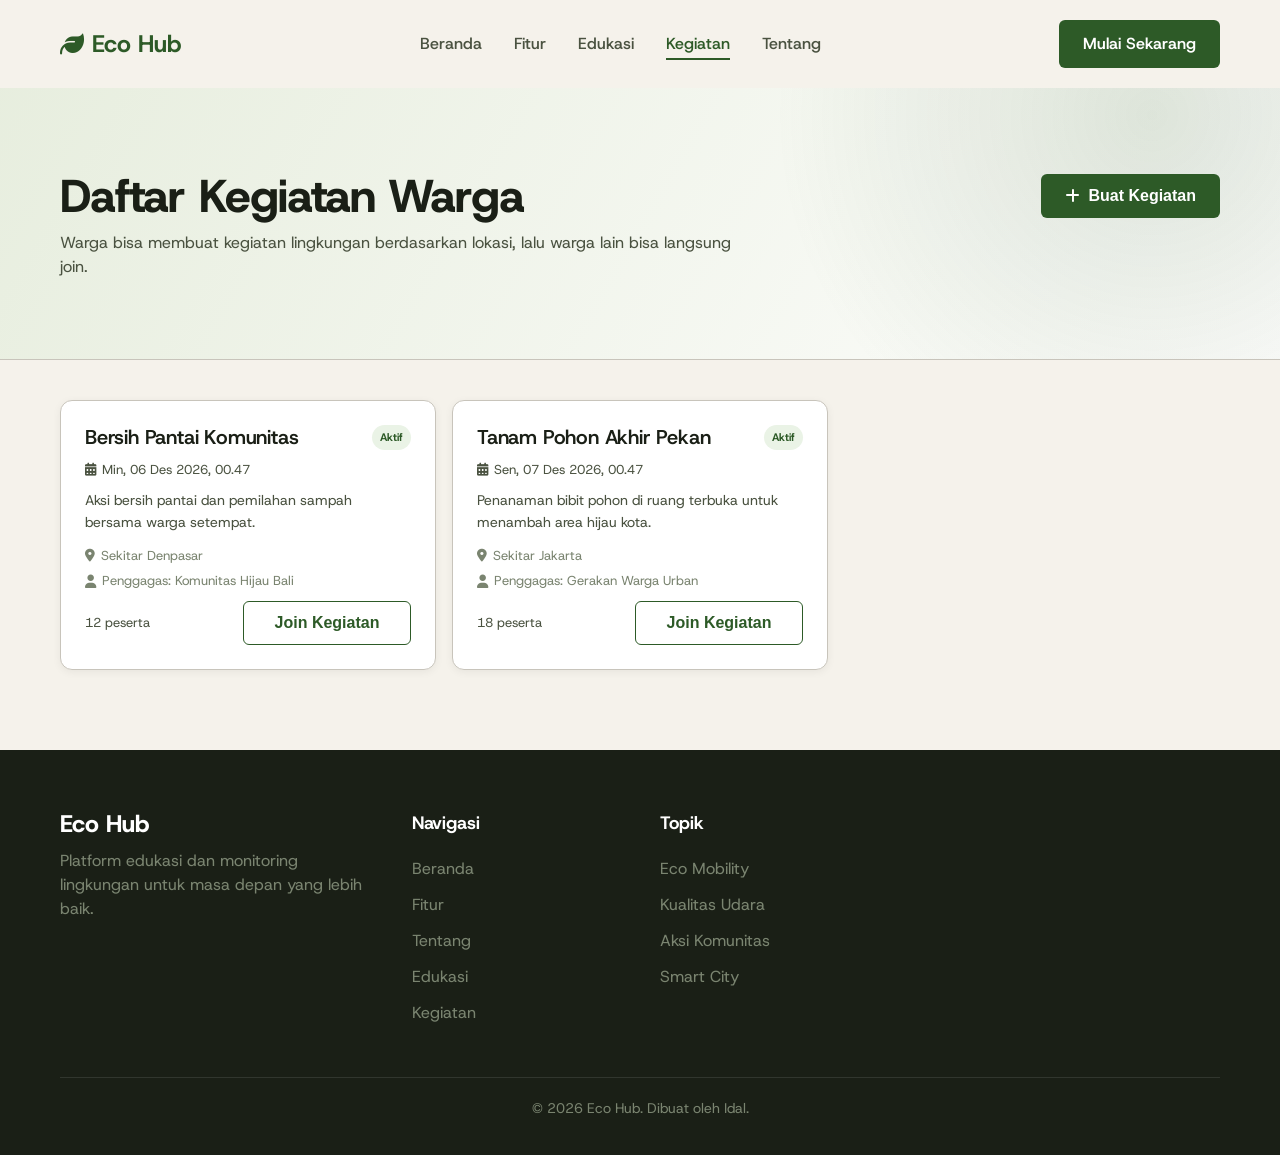
<file: kegiatan.html>
<!doctype html>
<html lang="id">
  <head>
    <meta charset="UTF-8" />
    <meta name="viewport" content="width=device-width, initial-scale=1.0" />
    <title>Daftar Kegiatan Warga - Eco Hub</title>

    <link rel="preconnect" href="https://fonts.googleapis.com" />
    <link rel="preconnect" href="https://fonts.gstatic.com" crossorigin />
    <link
      href="https://fonts.googleapis.com/css2?family=Host+Grotesk:ital,wght@0,300;0,400;0,500;0,600;0,700;0,800;1,400&display=swap"
      rel="stylesheet"
    />

    <link rel="stylesheet" href="css/main.css" />
    <link rel="stylesheet" href="css/components.css" />
    <link rel="stylesheet" href="css/pages/kegiatan.css" />
  </head>

  <body>
    <nav class="navbar">
      <div class="container nav-container">
        <a href="index.html" class="nav-brand">
          <i class="fa-solid fa-leaf" color="var(--color-green-primary)"></i>
          Eco Hub
        </a>

        <div class="nav-menu hide-mobile">
          <a href="index.html" class="nav-link">Beranda</a>
          <a href="fitur.html" class="nav-link">Fitur</a>
          <a href="konten.html" class="nav-link">Edukasi</a>
          <a href="kegiatan.html" class="nav-link active">Kegiatan</a>
          <a href="about.html" class="nav-link">Tentang</a>
        </div>

        <a href="index.html#mobility-sim" class="btn btn-primary hide-mobile">Mulai Sekarang</a>

        <button class="hamburger" aria-label="Menu">
          <span></span>
          <span></span>
          <span></span>
        </button>
      </div>
    </nav>

    <div class="mobile-menu-overlay"></div>
    <div class="mobile-menu">
      <div class="mobile-nav-list">
        <a href="index.html" class="mobile-nav-link">Beranda</a>
        <a href="fitur.html" class="mobile-nav-link">Fitur</a>
        <a href="konten.html" class="mobile-nav-link">Edukasi</a>
        <a href="kegiatan.html" class="mobile-nav-link">Kegiatan</a>
        <a href="about.html" class="mobile-nav-link">Tentang</a>
        <a href="index.html#mobility-sim" class="btn btn-primary btn-full" style="margin-top: 20px">Mulai Sekarang</a>
      </div>
    </div>

    <header class="kegiatan-hero section fade-up">
      <div class="container">
        <div class="hero-head">
          <div>
            <h1>Daftar Kegiatan Warga</h1>
            <p>Warga bisa membuat kegiatan lingkungan berdasarkan lokasi, lalu warga lain bisa langsung join.</p>
          </div>
          <button id="open-form-btn" class="btn btn-primary" type="button">
            <i class="fa-solid fa-plus"></i>
            Buat Kegiatan
          </button>
        </div>
      </div>
    </header>

    <section class="section daftar-section">
      <div class="container">
        <article id="create-form-card" class="card form-card hidden fade-up">
          <div class="form-head">
            <div>
              <h3>Buat Kegiatan Baru</h3>
              <p class="form-note">Isi kapan kegiatan dilakukan, ngapain, dan di mana lokasinya.</p>
            </div>
          </div>

          <form id="kegiatan-form" class="kegiatan-form">
            <div class="form-group">
              <label for="activity-title">Judul Kegiatan</label>
              <input id="activity-title" type="text" required placeholder="Contoh: Bersih Sungai Mingguan" />
            </div>

            <div class="form-group">
              <label for="activity-datetime">Waktu Kegiatan</label>
              <input id="activity-datetime" type="datetime-local" required />
            </div>

            <div class="form-group">
              <label for="activity-what">Ngapain?</label>
              <textarea id="activity-what" rows="3" required placeholder="Contoh: gotong royong bersih sampah dan sortir daur ulang"></textarea>
            </div>

            <div class="form-group">
              <label>Di mana? (Pilih di Peta)</label>
              <div id="activity-map" class="activity-map" aria-label="Peta lokasi kegiatan"></div>
              <p id="activity-location-display" class="map-location-display">Belum ada titik dipilih.</p>
            </div>

            <div class="form-group">
              <label for="activity-creator">Nama Penggagas</label>
              <input id="activity-creator" type="text" placeholder="Nama kamu (opsional)" />
            </div>

            <button id="create-activity-btn" type="submit" class="btn btn-primary">Buat Kegiatan</button>
            <button id="close-form-btn" class="btn btn-outline" type="button" style="margin-top: 10px">Tutup Form</button>
            <p id="form-feedback" class="feedback-text" aria-live="polite"></p>
          </form>
        </article>

        <div id="activity-list" class="activity-list"></div>
      </div>
    </section>

    <footer class="footer">
      <div class="container">
        <div class="footer-grid">
          <div class="footer-brand">
            <h3>Eco Hub</h3>
            <p class="footer-tagline">Platform edukasi dan monitoring lingkungan untuk masa depan yang lebih baik.</p>
          </div>

          <div class="footer-links">
            <div class="footer-heading">Navigasi</div>
            <ul>
              <li><a href="index.html">Beranda</a></li>
              <li><a href="fitur.html">Fitur</a></li>
              <li><a href="about.html">Tentang</a></li>
              <li><a href="konten.html">Edukasi</a></li>
              <li><a href="kegiatan.html">Kegiatan</a></li>
            </ul>
          </div>

          <div class="footer-links">
            <div class="footer-heading">Topik</div>
            <ul>
              <li><a href="#">Eco Mobility</a></li>
              <li><a href="#">Kualitas Udara</a></li>
              <li><a href="#">Aksi Komunitas</a></li>
              <li><a href="#">Smart City</a></li>
            </ul>
          </div></div>

        <div class="footer-bottom">
          <p>&copy; 2026 Eco Hub. Dibuat oleh Idal.</p>
        </div>
      </div>
    </footer>

    <script src="js/main.js"></script>
    <script src="js/kegiatan.js"></script>
    <script>
    </script>
    <script>
      if ((location.protocol ==="http:" || location.protocol ==="https:") &&"serviceWorker" in navigator) {
        window.addEventListener("load", () => {
          navigator.serviceWorker.register("sw.js").catch((err) => console.log("SW error", err));
        });
      }
    </script>
  </body>
</html>
</file>
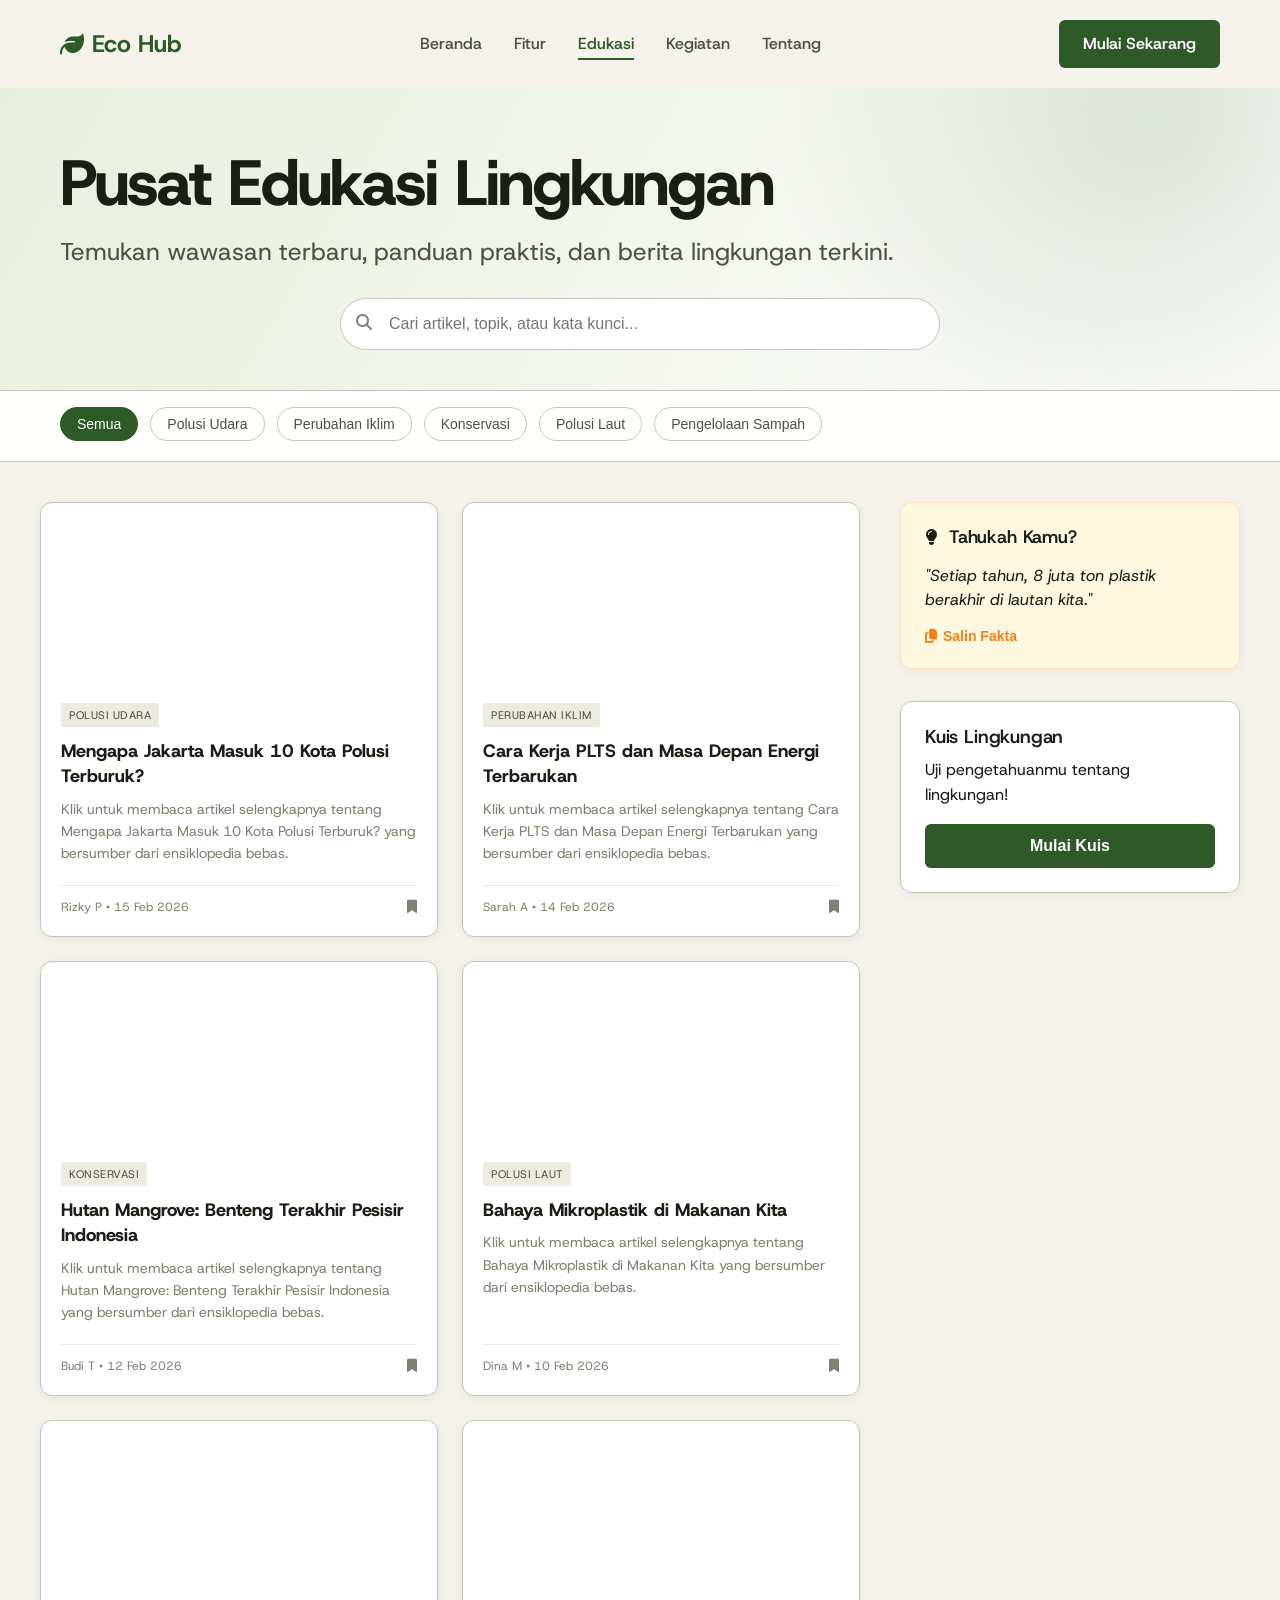
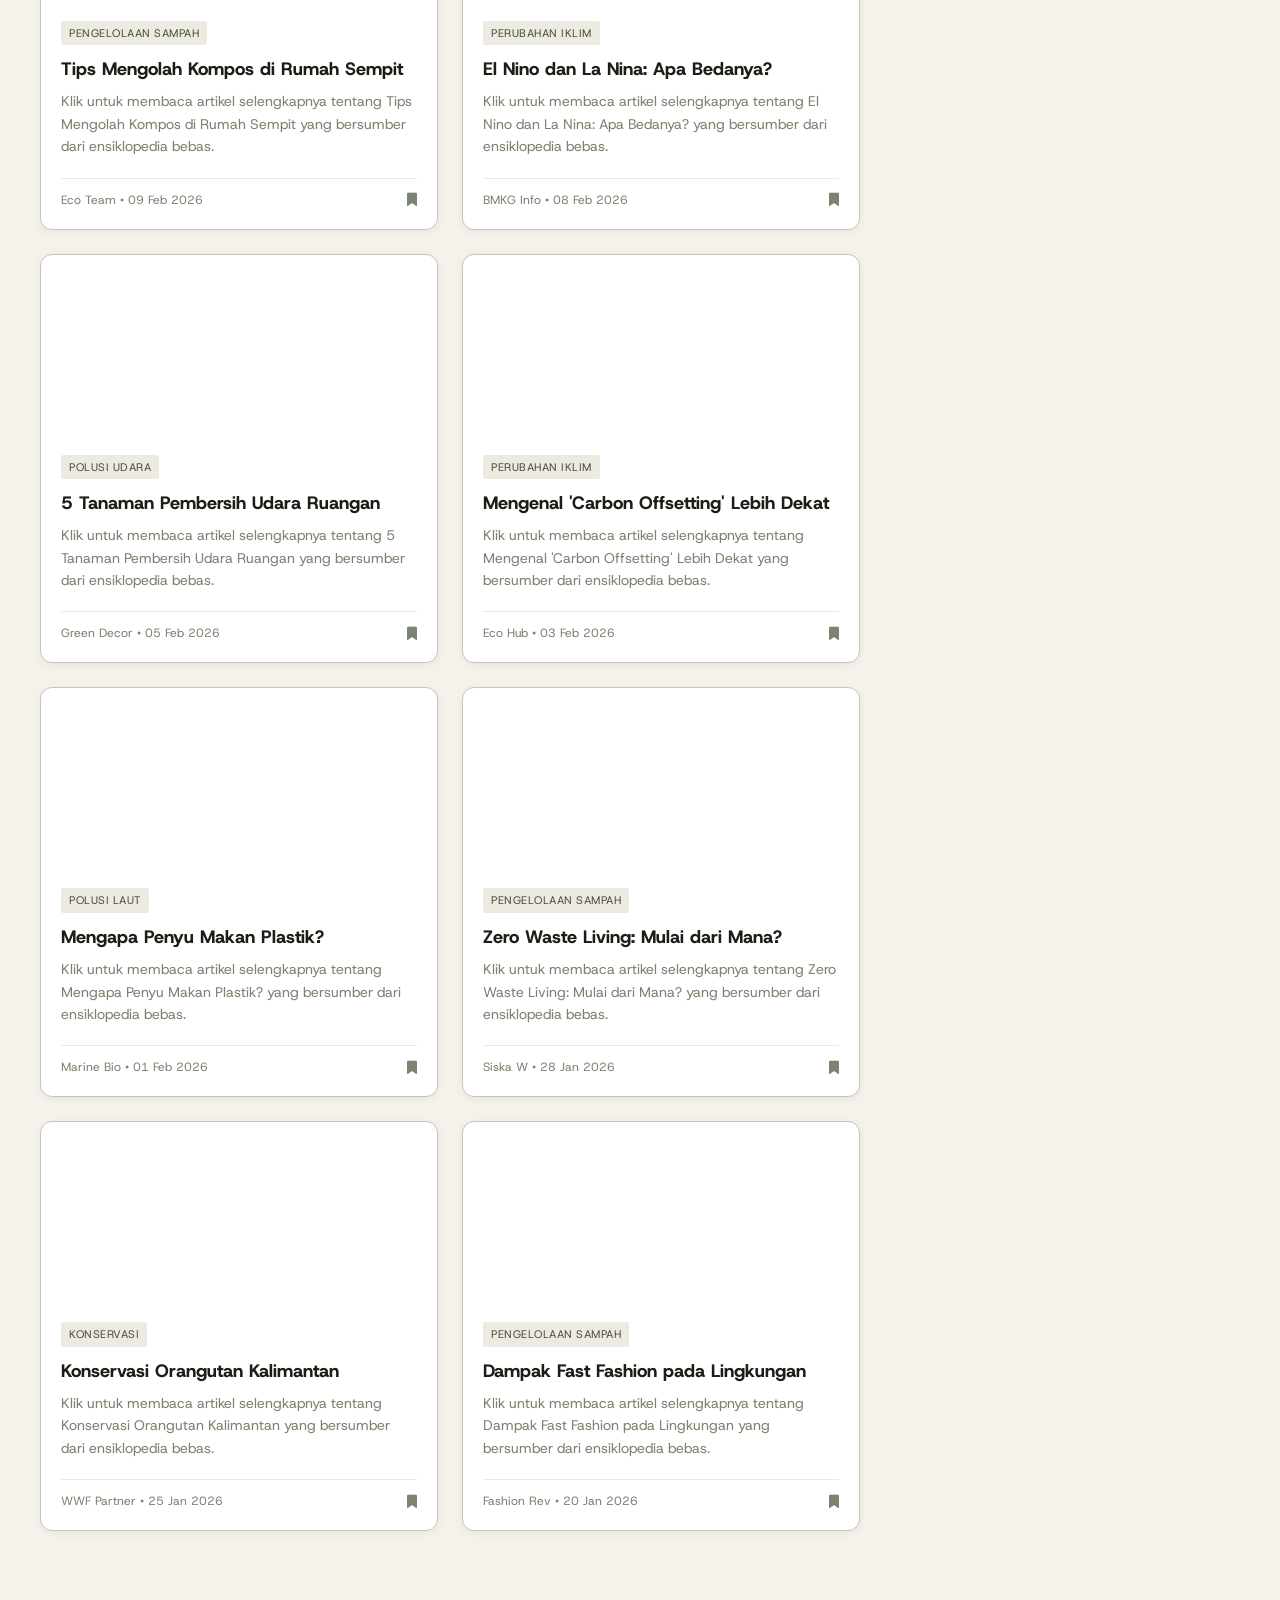
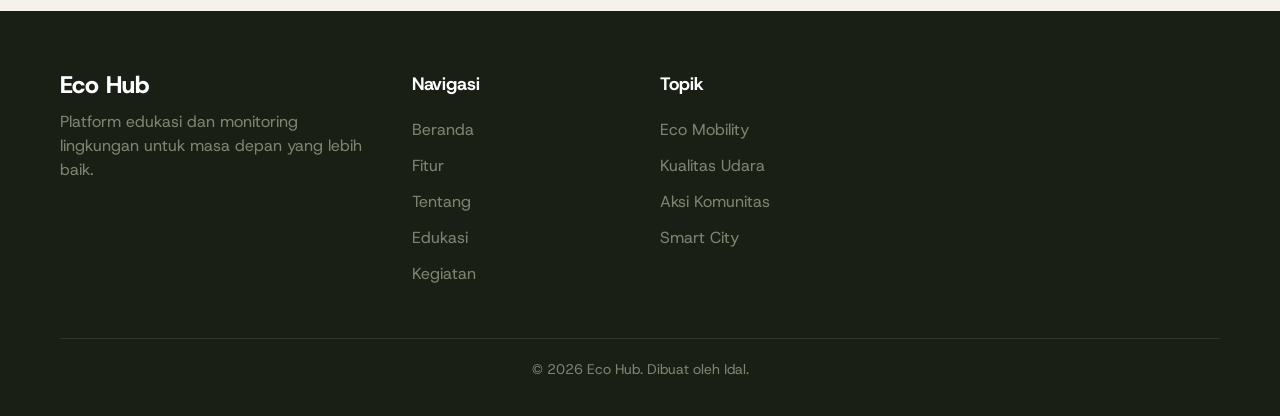
<file: konten.html>
<!doctype html>
<html lang="id">
  <head>
    <meta charset="UTF-8" />
    <meta name="viewport" content="width=device-width, initial-scale=1.0" />
    <title>Pusat Edukasi Lingkungan — Eco Hub</title>

    <link rel="preconnect" href="https://fonts.googleapis.com" />
    <link rel="preconnect" href="https://fonts.gstatic.com" crossorigin />
    <link
      href="https://fonts.googleapis.com/css2?family=Host+Grotesk:ital,wght@0,300;0,400;0,500;0,600;0,700;0,800;1,400&display=swap"
      rel="stylesheet"
    />

    <link rel="stylesheet" href="css/main.css" />
    <link rel="stylesheet" href="css/components.css" />
    <link rel="stylesheet" href="css/pages/konten.css" />

    <!-- Leaflet CSS -->
  </head>

  <body>
    <nav class="navbar">
      <div class="container nav-container">
        <a href="index.html" class="nav-brand">
          <i class="fa-solid fa-leaf" color="var(--color-green-primary)"></i>
          Eco Hub
        </a>

        <div class="nav-menu hide-mobile">
          <a href="index.html" class="nav-link">Beranda</a>
          <a href="fitur.html" class="nav-link">Fitur</a>
          <a href="konten.html" class="nav-link active">Edukasi</a>
          <a href="kegiatan.html" class="nav-link">Kegiatan</a>
          <a href="about.html" class="nav-link">Tentang</a>
        </div>

        <a href="index.html#mobility-sim" class="btn btn-primary hide-mobile"
          >Mulai Sekarang</a
        >

        <button class="hamburger" aria-label="Menu">
          <span></span>
          <span></span>
          <span></span>
        </button>
      </div>
    </nav>

    <!-- Mobile Menu Drawer -->
    <div class="mobile-menu-overlay"></div>
    <div class="mobile-menu">
      <div class="mobile-nav-list">
        <a href="index.html" class="mobile-nav-link">Beranda</a>
        <a href="fitur.html" class="mobile-nav-link">Fitur</a>
        <a href="konten.html" class="mobile-nav-link">Edukasi</a>
        <a href="kegiatan.html" class="mobile-nav-link">Kegiatan</a>
        <a href="about.html" class="mobile-nav-link">Tentang</a>
        <a
          href="index.html#mobility-sim"
          class="btn btn-primary btn-full"
          style="margin-top: 20px"
          >Mulai Sekarang</a
        >
      </div>
    </div>

    <!-- Page Hero -->
    <header class="konten-hero section unified-banner">
      <div class="container fade-up">
        <h1>Pusat Edukasi Lingkungan</h1>
        <p class="hero-subtext">
          Temukan wawasan terbaru, panduan praktis, dan berita lingkungan
          terkini.
        </p>

        <div class="search-container">
          <i class="fa-solid fa-search search-icon"></i>
          <input
            type="text"
            id="search-input"
            placeholder="Cari artikel, topik, atau kata kunci..."
          />
        </div>
      </div>
    </header>

    <!-- Filter Bar -->
    <div class="filter-bar-sticky" id="filter-bar">
      <div class="container">
        <div class="filter-scroll">
          <button class="filter-pill active" data-category="Semua">
            Semua
          </button>
          <button class="filter-pill" data-category="Polusi Udara">
            Polusi Udara
          </button>
          <button class="filter-pill" data-category="Perubahan Iklim">
            Perubahan Iklim
          </button>
          <button class="filter-pill" data-category="Konservasi">
            Konservasi
          </button>
          <button class="filter-pill" data-category="Polusi Laut">
            Polusi Laut
          </button>
          <button class="filter-pill" data-category="Pengelolaan Sampah">
            Pengelolaan Sampah
          </button>
        </div>
      </div>
    </div>

    <!-- Main Layout -->
    <div class="container content-layout section">
      <!-- Articles Grid -->
      <main class="articles-main">
        <div id="articles-grid" class="articles-grid-layout">
          <!-- Javascript will populate this -->
          <div class="loading-state">Memuat artikel...</div>
        </div>
        <div id="no-results" class="no-results hidden">
          <i class="fa-solid fa-search-minus" size="48"></i>
          <h3>Tidak ada artikel ditemukan</h3>
          <p>Coba kata kunci lain atau ubah filter kategori.</p>
        </div>
      </main>

      <!-- Sidebar -->
      <aside class="sidebar">
        <!-- EcoFact Widget -->
        <div class="widget-card ecofact-card">
          <div class="widget-header">
            <i class="fa-solid fa-lightbulb" color="#D4870C"></i>
            <h3>Tahukah Kamu?</h3>
          </div>
          <div class="ecofact-content">
            <p id="ecofact-text">Memuat fakta menarik...</p>
          </div>
          <button id="share-fact" class="btn-text-icon">
            <i class="fa-solid fa-copy"></i> Salin Fakta
          </button>
        </div>

        <!-- Quiz Widget -->
        <div class="widget-card quiz-card">
          <h3>Kuis Lingkungan</h3>
          <div id="quiz-container">
            <!-- Step 1: Start -->
            <div id="quiz-start" class="quiz-step active">
              <p>Uji pengetahuanmu tentang lingkungan!</p>
              <button id="start-quiz-btn" class="btn btn-primary btn-full">
                Mulai Kuis
              </button>
            </div>

            <!-- Step 2: Question -->
            <div id="quiz-question" class="quiz-step">
              <div class="progress-bar">
                <div
                  id="quiz-progress"
                  class="progress-fill"
                  style="width: 20%"
                ></div>
              </div>
              <h4 id="question-text">Question goes here?</h4>
              <div id="options-container" class="options-list">
                <!-- Options injected here -->
              </div>
              <div id="feedback-area" class="feedback hidden">
                <p id="feedback-text"></p>
                <button id="next-q-btn" class="btn btn-primary btn-sm">
                  Lanjut →
                </button>
              </div>
            </div>

            <!-- Step 3: Result -->
            <div id="quiz-result" class="quiz-step">
              <div class="result-icon">🏆</div>
              <h4 id="score-title">Hebat!</h4>
              <p>Skor kamu: <strong id="score-val">0</strong>/5</p>
              <p id="score-msg">Kamu adalah Pahlawan Bumi sejati.</p>
              <button id="restart-quiz-btn" class="btn btn-outline btn-full">
                Main Lagi
              </button>
            </div>
          </div>
        </div>
      </aside>
    </div>

    <footer class="footer">
      <div class="container">
        <div class="footer-grid">
          <div class="footer-brand">
            <h3>Eco Hub</h3>
            <p class="footer-tagline">
              Platform edukasi dan monitoring lingkungan untuk masa depan yang
              lebih baik.
            </p>
</div>

          <div class="footer-links">
            <div class="footer-heading">Navigasi</div>
            <ul>
              <li><a href="index.html">Beranda</a></li>
              <li><a href="fitur.html">Fitur</a></li>
              <li><a href="about.html">Tentang</a></li>
              <li><a href="konten.html">Edukasi</a></li>
              <li><a href="kegiatan.html">Kegiatan</a></li>
            </ul>
          </div>

          <div class="footer-links">
            <div class="footer-heading">Topik</div>
            <ul>
              <li><a href="#">Eco Mobility</a></li>
              <li><a href="#">Kualitas Udara</a></li>
              <li><a href="#">Aksi Komunitas</a></li>
              <li><a href="#">Smart City</a></li>
            </ul>
          </div></div>

        <div class="footer-bottom">
          <p>&copy; 2026 Eco Hub. Dibuat oleh Idal.</p>
        </div>
      </div>
    </footer>

    <script src="js/main.js"></script>
    <script src="js/konten.js"></script>
    <script>
    </script>

    <!-- Leaflet JS -->
    <script>
      if ((location.protocol ==="http:" || location.protocol ==="https:") &&"serviceWorker" in navigator) {
        window.addEventListener("load", () => {
          navigator.serviceWorker
            .register("sw.js")
            .catch((err) => console.log("SW error", err));
        });
      }
    </script>
  </body>
</html>
</file>
<file: css/components.css>
/* Buttons */
.btn {
  display: inline-flex;
  align-items: center;
  justify-content: center;
  padding: 12px 24px;
  min-height: 44px;
  border-radius: 6px;
  font-weight: 600;
  font-size: 16px;
  cursor: pointer;
  transition: all 0.3s ease;
  border: none;
  gap: 8px;
}

.btn-primary {
  background-color: var(--color-green-primary);
  color: var(--color-white);
}

.hero-head .btn.btn-primary i {
  color: var(--color-white);
}

.btn-primary:hover {
  background-color: var(--color-green-mid);
  transform: translateY(-2px);
}

.btn-outline {
  background-color: transparent;
  border: 1px solid var(--color-green-primary);
  color: var(--color-green-primary);
}

.btn-outline:hover {
  background-color: var(--color-green-primary);
  color: var(--color-white);
}

.btn-outline-white {
  background-color: transparent;
  border: 1px solid var(--color-white);
  color: var(--color-white);
}

.btn-outline-white:hover {
  background-color: var(--color-white);
  color: var(--color-green-primary);
}

.btn-full {
  width: 100%;
}

/* Cards */
.card {
  background-color: var(--color-bg-card);
  border: 1px solid var(--color-border);
  border-radius: var(--card-radius);
  padding: 24px;
  height: 100%;
  box-shadow: var(--card-shadow);
  transition:
    transform 0.3s ease,
    border-color 0.3s ease,
    box-shadow 0.3s ease;
}

.card:hover {
  border-color: var(--color-green-light);
  transform: translateY(-2px);
  box-shadow: var(--card-shadow-hover);
}

/* Card Consistency (non-.card components) */
.feature-card,
.aqi-card,
.article-card,
.article-item,
.widget-card,
.value-item,
.contact-card,
.pillar-card,
.team-card,
.faq-item,
.sidebar-card,
.feed-card,
.modal-card,
.result-found-card,
.result-not-found-card {
  border-radius: var(--card-radius) !important;
  box-shadow: var(--card-shadow) !important;
}

.feature-card:hover,
.article-card:hover,
.article-item:hover,
.contact-card:hover,
.pillar-card:hover,
.team-card:hover {
  box-shadow: var(--card-shadow-hover);
}

/* Card Typography Hierarchy */
.card h3,
.feature-card h3,
.article-card h3,
.widget-card h3,
.team-card h3,
.faq-toggle,
.sidebar-title {
  font-weight: 600;
  letter-spacing: -0.01em;
}

.card h4,
.contact-card h4,
.pillar-card h4,
.article-content-small h4 {
  font-weight: 600;
}

.card p,
.feature-card p,
.article-item p,
.widget-card p,
.contact-card p,
.team-card p,
.faq-content p,
.widget-note {
  font-weight: 400;
  line-height: 1.6;
}

/* Navbar */
.navbar {
  position: sticky;
  top: 0;
  z-index: 1000;
  background-color: var(--color-bg-primary);
  padding: 20px 0;
  transition: all 0.3s ease;
}

.navbar.scrolled {
  background-color: var(--color-white);
  border-bottom: 1px solid var(--color-border);
  padding: 15px 0;
}

.nav-container {
  display: flex;
  justify-content: space-between;
  align-items: center;
}

.nav-brand {
  font-weight: 700;
  font-size: 24px;
  color: var(--color-green-primary);
  display: flex;
  align-items: center;
  gap: 8px;
}

.nav-brand i,
.widget-head i,
.feature-head i,
.icon-box i,
.cta-link i,
.hero-head .btn i {
  color: var(--color-green-primary);
}

.nav-menu {
  display: flex;
  gap: 32px;
  align-items: center;
}

.nav-link {
  font-weight: 500;
  color: var(--color-text-secondary);
  position: relative;
}

.nav-link:hover,
.nav-link.active {
  color: var(--color-green-primary);
}

.nav-link.active::after {
  content: "";
  position: absolute;
  bottom: -4px;
  left: 0;
  width: 100%;
  height: 2px;
  background-color: var(--color-green-primary);
}

.hamburger {
  display: none;
  flex-direction: column;
  gap: 6px;
  cursor: pointer;
  background: none;
  border: none;
}

.hamburger span {
  display: block;
  width: 24px;
  height: 2px;
  background-color: var(--color-text-primary);
  transition: all 0.3s ease;
}

/* Mobile Menu Drawer */
.mobile-menu-overlay {
  position: fixed;
  top: 0;
  left: 0;
  width: 100%;
  height: 100vh;
  background: rgba(0, 0, 0, 0.5);
  z-index: 998;
  opacity: 0;
  visibility: hidden;
  transition: all 0.3s ease;
}

.mobile-menu {
  position: fixed;
  top: 0;
  left: 0;
  width: 100%;
  background: var(--color-bg-primary);
  padding: 80px 20px 40px;
  z-index: 999;
  transform: translateY(-100%);
  transition: transform 0.4s cubic-bezier(0.16, 1, 0.3, 1);
  box-shadow: 0 4px 12px rgba(0, 0, 0, 0.1);
  max-height: 100vh;
  overflow-y: auto;
}

.mobile-menu.active {
  transform: translateY(0);
}

.mobile-menu-overlay.active {
  opacity: 1;
  visibility: visible;
}

.mobile-nav-list {
  display: flex;
  flex-direction: column;
  gap: 32px;
  text-align: center;
}

.mobile-nav-link {
  font-size: 20px;
  font-weight: 600;
  color: var(--color-text-primary);
}

/* Quick Start CTA Overlay */
.quick-start-overlay {
  position: fixed;
  inset: 0;
  background: rgba(0, 0, 0, 0.45);
  display: flex;
  align-items: center;
  justify-content: center;
  padding: 20px;
  opacity: 0;
  visibility: hidden;
  transition: opacity 0.2s ease;
  z-index: 1100;
}

.quick-start-overlay.active {
  opacity: 1;
  visibility: visible;
}

.quick-start-sheet {
  width: min(520px, 100%);
  background: var(--color-bg-white);
  border: 1px solid var(--color-border);
  border-radius: 14px;
  padding: 22px;
  box-shadow: 0 12px 28px rgba(0, 0, 0, 0.16);
}

.quick-start-sheet h3 {
  margin: 0 0 8px;
  font-size: 24px;
}

.quick-start-sheet p {
  margin: 0 0 16px;
  color: var(--color-text-secondary);
}

.quick-start-actions {
  display: grid;
  gap: 10px;
}

.quick-start-close {
  margin-top: 14px;
  border: 0;
  background: transparent;
  color: var(--color-text-muted);
  font: inherit;
  cursor: pointer;
  padding: 4px 0;
}

.quick-start-close:hover {
  color: var(--color-text-primary);
}

/* Footer */
.footer {
  background-color: var(--color-bg-dark);
  color: var(--color-text-on-dark);
  padding: 60px 0 20px;
}

.footer-grid {
  display: grid;
  grid-template-columns: 1.5fr 1fr 1fr 1.5fr;
  gap: 40px;
  margin-bottom: 40px;
}

.footer-brand h3 {
  color: var(--color-white);
  font-size: 24px;
  margin-bottom: 10px;
}

.footer-tagline {
  color: var(--color-text-muted);
  margin-bottom: 20px;
}

.footer-heading {
  color: var(--color-white);
  font-size: 18px;
  font-weight: 700;
  margin-bottom: 20px;
}

.footer-links li {
  margin-bottom: 12px;
}

.footer-links a {
  color: var(--color-text-muted);
}

.footer-links a:hover {
  color: var(--color-green-light);
}

.footer-bottom {
  border-top: 1px solid rgba(255, 255, 255, 0.1);
  padding-top: 20px;
  text-align: center;
  color: var(--color-text-muted);
  font-size: 14px;
}

/* Scroll to top */
.scroll-top {
  position: fixed;
  bottom: 20px;
  right: 20px;
  width: 48px;
  height: 48px;
  background-color: var(--color-green-primary);
  color: white;
  border-radius: 50%;
  display: flex;
  align-items: center;
  justify-content: center;
  cursor: pointer;
  opacity: 0;
  visibility: hidden;
  transition: all 0.3s ease;
  z-index: 900;
  border: none;
}

.scroll-top.visible {
  opacity: 1;
  visibility: visible;
}

@media (max-width: 1024px) {
  .footer-grid {
    grid-template-columns: 1fr 1fr;
  }
}

@media (max-width: 768px) {
  .nav-menu {
    display: none;
  }

  .hamburger {
    display: flex;
  }

  .footer-grid {
    grid-template-columns: 1fr;
    gap: 24px;
  }

  .btn {
    width: 100%;
  }

  .card {
    padding: 20px;
  }

  .card:hover,
  .feature-card:hover,
  .article-card:hover,
  .article-item:hover,
  .contact-card:hover,
  .pillar-card:hover,
  .team-card:hover {
    transform: none;
    box-shadow: var(--card-shadow);
  }

  .nav-brand {
    font-size: 22px;
  }
}

/* Forms (Standardized) */
.form-group {
  margin-bottom: 20px;
  display: flex;
  flex-direction: column;
  width: 100%;
}

.form-group label {
  display: block;
  font-size: 14px;
  font-weight: 600;
  margin-bottom: 8px;
  color: var(--color-text-primary);
}

.form-group input,
.form-group select,
.form-group textarea {
  width: 100%;
  padding: 14px 16px;
  border: 1px solid var(--color-border);
  border-radius: 6px;
  background-color: var(--color-white);
  font-family: inherit;
  font-size: 16px;
  color: var(--color-text-primary);
  transition: all 0.3s ease;
  resize: vertical;
}

.form-group input:focus,
.form-group select:focus,
.form-group textarea:focus {
  outline: none;
  border-color: var(--color-green-primary);
  box-shadow: 0 0 0 3px rgba(45, 90, 39, 0.1);
}
</file>
<file: css/pages/mobility.css>
.mobility-hero {
  background:
    radial-gradient(circle at 90% 10%, rgba(45, 90, 39, 0.16), transparent 35%),
    linear-gradient(120deg, rgba(212, 232, 205, 0.45), rgba(255, 255, 255, 0.9));
  border-bottom: 1px solid var(--color-border);
}

.hero-wrap {
  display: grid;
  grid-template-columns: 1.3fr 1fr;
  gap: 28px;
  align-items: stretch;
}

.hero-text h1 {
  font-size: 52px;
  line-height: 1.1;
  margin-bottom: 16px;
  letter-spacing: -0.03em;
}

.hero-text p {
  color: var(--color-text-secondary);
  max-width: 640px;
}

.hero-actions {
  margin-top: 28px;
  display: flex;
  gap: 12px;
  flex-wrap: wrap;
}

.hero-insight {
  display: flex;
  flex-direction: column;
  justify-content: space-between;
}

.hero-insight h3 {
  font-size: 22px;
  margin-bottom: 10px;
}

.hero-insight p {
  color: var(--color-text-secondary);
}

.insight-kpis {
  display: grid;
  grid-template-columns: 1fr 1fr;
  gap: 12px;
}

.insight-kpis div {
  border: 1px solid var(--color-border-green);
  border-radius: 10px;
  padding: 12px;
  background: rgba(212, 232, 205, 0.3);
}

.kpi-label {
  display: block;
  font-size: 12px;
  color: var(--color-text-muted);
}

.insight-kpis strong {
  font-size: 20px;
}

.section-head {
  margin-bottom: 26px;
}

.section-head h2 {
  font-size: 36px;
  letter-spacing: -0.02em;
}

.section-head p {
  margin: 0;
  color: var(--color-text-secondary);
}

.dashboard-grid {
  display: grid;
  grid-template-columns: repeat(12, minmax(0, 1fr));
  gap: 16px;
}

.dashboard-toolbar {
  display: flex;
  justify-content: space-between;
  align-items: center;
  gap: 12px;
  margin-bottom: 14px;
}

.dashboard-toolbar label {
  font-weight: 600;
  color: var(--color-text-secondary);
}

.toolbar-controls {
  display: flex;
  gap: 10px;
  align-items: center;
}

.toolbar-controls select {
  border: 1px solid var(--color-border);
  border-radius: 8px;
  background: #fff;
  padding: 10px 12px;
  min-width: 180px;
  font: inherit;
}

#refresh-dashboard-aqi.is-loading {
  opacity: 0.7;
}

.mobility-form .btn.is-loading {
  opacity: 0.88;
  cursor: wait;
}

.btn-inline-spinner {
  width: 14px;
  height: 14px;
  border-radius: 50%;
  border: 2px solid currentColor;
  border-right-color: transparent;
  animation: mobilitySpin 0.85s linear infinite;
}

@keyframes mobilitySpin {
  to {
    transform: rotate(360deg);
  }
}

.city-widget {
  min-height: 160px;
  grid-column: span 4;
}

.action-map-widget {
  grid-column: span 12;
}

.community-action-map {
  width: 100%;
  height: 240px;
  border: 1px solid var(--color-border);
  border-radius: 10px;
  overflow: hidden;
  margin-top: 10px;
}

.community-action-map .fallback-map-title {
  display: none;
}

.fallback-map-ui {
  position: relative;
  overflow: hidden;
  background: linear-gradient(160deg, #e8efe2, #f4f7f1);
}

.fallback-map-bg {
  position: absolute;
  inset: 0;
  pointer-events: none;
}

.fallback-indo-svg {
  position: absolute;
  inset: 0;
  width: 100%;
  height: 100%;
}

.fallback-map-title {
  position: absolute;
  left: 50%;
  top: 50%;
  transform: translate(-50%, -50%);
  color: #5b6d5a;
  font-size: 13px;
  text-align: center;
  background: rgba(255, 255, 255, 0.74);
  border: 1px solid rgba(115, 140, 109, 0.35);
  border-radius: 8px;
  padding: 6px 10px;
}

.fallback-map-layer {
  position: absolute;
  inset: 0;
}

.fallback-map-point-btn {
  position: absolute;
  width: 12px;
  height: 12px;
  border-radius: 50%;
  transform: translate(-50%, -50%);
  border: 2px solid #fff;
  background: #1f4f8f;
  box-shadow: 0 2px 6px rgba(0, 0, 0, 0.25);
  cursor: pointer;
  z-index: 2;
}

.fallback-map-point-btn:hover {
  background: #2d5a27;
}

.fallback-map-hint {
  position: absolute;
  left: 10px;
  bottom: 10px;
  z-index: 1;
  font-size: 12px;
  color: var(--color-text-secondary);
  background: rgba(255, 255, 255, 0.88);
  border: 1px solid var(--color-border);
  border-radius: 6px;
  padding: 4px 8px;
}

.fallback-map-dot {
  position: absolute;
  width: 12px;
  height: 12px;
  border-radius: 50%;
  transform: translate(-50%, -50%);
  border: 2px solid #fff;
  box-shadow: 0 2px 6px rgba(0, 0, 0, 0.25);
}

.fallback-map-dot.from {
  background: #1f4f8f;
}

.fallback-map-dot.to {
  background: #2d5a27;
}

.fallback-map-line {
  position: absolute;
  height: 2px;
  background: #2d5a27;
  transform-origin: left center;
  opacity: 0.85;
}

.fallback-map-list {
  display: grid;
  gap: 10px;
  padding: 10px;
}

.fallback-map-item {
  border: 1px solid var(--color-border);
  border-radius: 10px;
  background: #fff;
  padding: 10px;
  display: grid;
  gap: 6px;
}

.fallback-map-item span,
.fallback-map-empty {
  color: var(--color-text-muted);
  font-size: 13px;
}

.map-detail-link {
  display: inline-block;
  margin-top: 8px;
  padding: 6px 10px;
  border-radius: 8px;
  background: var(--color-green-primary);
  color: #fff;
  font-size: 12px;
  font-weight: 600;
}

.map-detail-link:hover {
  background: var(--color-green-mid);
}

.leaflet-popup-content .map-detail-link,
.leaflet-popup-content .map-detail-link:visited,
.leaflet-popup-content .map-detail-link:hover,
.leaflet-popup-content .map-detail-link:active {
  color: #fff;
  text-decoration: none;
  font-weight: 600;
}

.widget-head {
  display: flex;
  align-items: center;
  justify-content: space-between;
  margin-bottom: 16px;
}

.widget-head h3 {
  font-size: 18px;
  margin: 0;
}

.widget-value {
  font-size: 34px;
  font-weight: 700;
  letter-spacing: -0.02em;
  margin-bottom: 6px;
}

.widget-note {
  margin: 0;
  color: var(--color-text-muted);
  font-size: 14px;
}

.air-detail-grid {
  display: grid;
  grid-template-columns: repeat(3, 1fr);
  gap: 8px;
  margin-top: 12px;
}

.air-detail-grid div {
  background: #f4f7f1;
  border: 1px solid var(--color-border);
  border-radius: 8px;
  padding: 8px;
}

.air-detail-grid small {
  display: block;
  font-size: 11px;
  color: var(--color-text-muted);
}

.air-detail-grid strong {
  font-size: 15px;
}

.state-chip {
  display: inline-flex;
  padding: 4px 10px;
  border-radius: 999px;
  font-weight: 700;
  font-size: 12px;
}

.state-chip.good {
  background: var(--color-green-pale);
  color: var(--color-green-primary);
}

.state-chip.warn {
  background: #ffe5bf;
  color: #9a5f00;
}

.state-chip.danger {
  background: #ffd6d0;
  color: #9f2d20;
}

.city-widget.area-score-good {
  border-color: #7dc271;
  background: #f1f9ec;
}

.city-widget.area-score-warn {
  border-color: #e0be66;
  background: #fff8e9;
}

.city-widget.area-score-danger {
  border-color: #db7f72;
  background: #fff0ed;
}

#area-score.score-good,
#area-score-note.score-good {
  color: #2d6f2d;
}

#area-score.score-warn,
#area-score-note.score-warn {
  color: #8a6200;
}

#area-score.score-danger,
#area-score-note.score-danger {
  color: #a53428;
}

.mobility-section {
  background: linear-gradient(180deg, rgba(212, 232, 205, 0.17), transparent 45%);
}

.mobility-layout {
  display: grid;
  grid-template-columns: 1fr 1.2fr;
  gap: 16px;
  align-items: start;
}

.mobility-form h3 {
  margin-bottom: 16px;
}

.mobility-map {
  width: 100%;
  height: 280px;
  border: 1px solid var(--color-border);
  border-radius: 10px;
  overflow: hidden;
  margin: 14px 0 12px;
}

.point-grid {
  display: grid;
  grid-template-columns: 1fr 1fr;
  gap: 10px;
  margin-bottom: 12px;
}

.point-pill {
  border: 1px solid var(--color-border);
  background: #f5f7f3;
  border-radius: 10px;
  padding: 10px;
}

.point-pill span {
  display: block;
  font-size: 12px;
  color: var(--color-text-muted);
  margin-bottom: 4px;
}

.point-pill strong {
  font-size: 13px;
}

.map-actions {
  display: flex;
  flex-wrap: wrap;
  gap: 8px;
  margin-bottom: 14px;
}

.map-actions .btn {
  padding: 10px 12px;
  font-size: 14px;
  width: auto;
}

.form-group {
  margin-bottom: 16px;
}

.form-group label {
  display: block;
  margin-bottom: 8px;
  font-weight: 600;
  font-size: 14px;
}

.form-group input,
.form-group select {
  width: 100%;
  border: 1px solid var(--color-border);
  border-radius: 8px;
  background: #fff;
  padding: 12px;
  font: inherit;
}

.form-group input:focus,
.form-group select:focus {
  outline: none;
  border-color: var(--color-green-mid);
  box-shadow: 0 0 0 3px rgba(74, 124, 66, 0.15);
}

.estimation-note {
  font-size: 12px;
  color: var(--color-text-muted);
  margin-top: 10px;
  margin-bottom: 0;
}

.empty-state {
  text-align: center;
  min-height: 320px;
  display: flex;
  flex-direction: column;
  align-items: center;
  justify-content: center;
  gap: 10px;
}

.empty-state i {
  width: 44px;
  height: 44px;
  color: var(--color-green-mid);
}

.empty-state p {
  color: var(--color-text-secondary);
  max-width: 360px;
  margin: 0;
}

.result-card {
  animation: fadeInResult 0.4s ease;
}

@keyframes fadeInResult {
  from {
    opacity: 0;
    transform: translateY(10px);
  }
  to {
    opacity: 1;
    transform: translateY(0);
  }
}

.result-head {
  display: flex;
  justify-content: space-between;
  gap: 10px;
  align-items: center;
  margin-bottom: 18px;
}

.route-grid,
.result-grid {
  display: grid;
  grid-template-columns: repeat(2, minmax(0, 1fr));
  gap: 12px;
}

.route-grid {
  margin-bottom: 12px;
}

.result-grid {
  grid-template-columns: repeat(3, minmax(0, 1fr));
  margin-bottom: 16px;
}

.route-grid > div,
.result-grid > div {
  border: 1px solid var(--color-border);
  border-radius: 10px;
  padding: 12px;
  background: #fff;
}

.result-label {
  font-size: 13px;
  color: var(--color-text-muted);
  margin-bottom: 6px;
}

.result-number {
  font-size: 24px;
  font-weight: 700;
  line-height: 1.2;
}

.main-insight {
  border-left: 4px solid var(--color-green-primary);
  padding: 10px 14px;
  background: rgba(212, 232, 205, 0.35);
  border-radius: 8px;
  margin-bottom: 10px;
  font-weight: 500;
}

.sub-insight {
  margin-bottom: 18px;
  color: var(--color-text-secondary);
}


.mode-comparison {
  display: grid;
  gap: 10px;
}

.mode-details {
  border: 1px solid var(--color-border);
  border-radius: 10px;
  background: #fff;
  padding: 10px 12px;
}

.mode-details summary {
  cursor: pointer;
  font-weight: 600;
  color: var(--color-text-secondary);
}

.mode-details[open] summary {
  margin-bottom: 10px;
}

@media (min-width: 769px) {
  .dashboard-more-toggle {
    display: none;
  }

  .mode-details {
    border: none;
    background: transparent;
    padding: 0;
  }

  .mode-details summary {
    display: none;
  }

  /* Desktop: always show detail content even when <details> is closed */
  .mode-details:not([open]) > *:not(summary) {
    display: block;
  }
}

.mode-row {
  display: grid;
  grid-template-columns: 110px 1fr 110px;
  gap: 10px;
  align-items: center;
}

.mode-row small {
  color: var(--color-text-secondary);
}

.mode-bar-wrap {
  background: #ebefe6;
  border-radius: 999px;
  height: 12px;
  overflow: hidden;
}

.mode-bar {
  height: 100%;
  width: 0;
  border-radius: 999px;
  transition: width 0.65s ease;
}

.mode-value {
  text-align: right;
  font-weight: 700;
  font-size: 13px;
}

.mode-value span {
  display: block;
  font-size: 11px;
  font-weight: 500;
  color: var(--color-text-muted);
}


.export-actions {
  margin-top: 12px;
  display: flex;
  gap: 8px;
  flex-wrap: wrap;
}

.recommendation-section {
  background: linear-gradient(180deg, transparent 10%, rgba(212, 232, 205, 0.22));
}

.recommendation-grid {
  display: grid;
  grid-template-columns: repeat(3, minmax(0, 1fr));
  gap: 16px;
}

.recommendation-card {
  border-top: 4px solid var(--color-green-primary);
}

.recommendation-card h3 {
  font-size: 18px;
}

.recommendation-card p {
  font-size: 15px;
  color: var(--color-text-secondary);
  margin-bottom: 10px;
}

.recommendation-action {
  margin-top: -2px;
  margin-bottom: 10px;
  font-size: 13px;
}

.recommendation-chip {
  display: inline-flex;
  font-size: 12px;
  font-weight: 700;
  padding: 4px 8px;
  border-radius: 999px;
  background: #e8f2e3;
}

.recommendation-empty {
  grid-column: span 3;
  text-align: center;
}

.recommendation-empty i {
  color: var(--color-green-mid);
  margin-bottom: 8px;
}


.progress-wrap {
  width: 100%;
  height: 12px;
  border-radius: 999px;
  background: #e7eee2;
  overflow: hidden;
  margin-bottom: 10px;
}

.progress-bar {
  width: 0;
  height: 100%;
  background: linear-gradient(90deg, var(--color-green-mid), var(--color-green-primary));
  transition: width 0.7s ease;
}


.cta-zone {
  padding-top: 20px;
}

.cta-card {
  background:
    radial-gradient(circle at top right, rgba(212, 232, 205, 0.4), transparent 40%),
    #fff;
  text-align: center;
}

.cta-card h2 {
  font-size: 30px;
}

.cta-card p {
  color: var(--color-text-secondary);
}

.cta-actions {
  display: flex;
  gap: 12px;
  justify-content: center;
  flex-wrap: wrap;
}

@media (max-width: 1024px) {
  .hero-wrap,
  .mobility-layout {
    grid-template-columns: 1fr;
  }

  .recommendation-grid {
    grid-template-columns: 1fr 1fr;
  }

  .recommendation-empty {
    grid-column: span 2;
  }

  .result-grid {
    grid-template-columns: repeat(3, minmax(0, 1fr));
  }

  .route-grid {
    grid-template-columns: repeat(2, minmax(0, 1fr));
  }

  .dashboard-toolbar,
  .toolbar-controls {
    flex-direction: column;
    align-items: flex-start;
  }

  .toolbar-controls select,
  .toolbar-controls .btn {
    width: 100%;
  }
}

@media (max-width: 768px) {
  .dashboard-toolbar {
    align-items: stretch;
  }

  .toolbar-controls {
    flex-direction: row;
    align-items: center;
    width: 100%;
  }

  .toolbar-controls select {
    width: calc(100% - 52px);
    min-width: 0;
  }

  #refresh-dashboard-aqi {
    width: 44px;
    height: 44px;
    flex: 0 0 44px;
    padding: 0;
    display: inline-flex;
    align-items: center;
    justify-content: center;
  }

  #refresh-dashboard-aqi .btn-label {
    display: none;
  }

  #refresh-dashboard-aqi i {
    margin: 0;
  }

  .dashboard-grid {
    grid-template-columns: repeat(2, minmax(0, 1fr));
    gap: 10px;
  }

  .dashboard-grid .city-widget {
    grid-column: span 1;
    min-height: 0;
    padding: 16px;
  }

  .dashboard-grid .dashboard-card-air,
  .dashboard-grid .action-map-widget,
  .dashboard-grid .dashboard-more-toggle {
    grid-column: 1 / -1;
  }

  .dashboard-grid .dashboard-card-air {
    order: 1;
  }

  .dashboard-grid .dashboard-card-score {
    order: 2;
  }

  .dashboard-grid .dashboard-card-actions {
    order: 3;
  }

  .dashboard-grid .dashboard-more-toggle {
    order: 4;
    border: 1px solid var(--color-border);
    border-radius: 12px;
    background: #f8fbf5;
    padding: 10px 12px;
    transition: border-color 0.2s ease, box-shadow 0.2s ease, background-color 0.2s ease;
  }

  .dashboard-grid .dashboard-more-toggle summary {
    display: flex;
    align-items: center;
    justify-content: space-between;
    gap: 10px;
    cursor: pointer;
    font-weight: 700;
    font-size: 14px;
    color: var(--color-text-secondary);
    list-style: none;
    padding: 2px 0;
  }

  .dashboard-grid .dashboard-more-toggle summary::-webkit-details-marker {
    display: none;
  }

  .dashboard-grid .dashboard-more-toggle summary::after {
    content: "";
    width: 8px;
    height: 8px;
    border-right: 2px solid #4f5f4d;
    border-bottom: 2px solid #4f5f4d;
    transform: rotate(45deg);
    transition: transform 0.2s ease;
    flex: 0 0 auto;
    margin-right: 2px;
  }

  .dashboard-grid .dashboard-more-toggle[open] {
    border-color: #b8c9b0;
    background: #f3f8ef;
    box-shadow: 0 6px 16px rgba(45, 73, 37, 0.08);
  }

  .dashboard-grid .dashboard-more-toggle[open] summary::after {
    transform: rotate(225deg);
  }

  .dashboard-grid .mobile-more-item {
    display: none;
  }

  .dashboard-grid .action-map-widget.mobile-more-item {
    display: block;
  }

  .dashboard-grid .dashboard-more-toggle[open] ~ .mobile-more-item {
    display: block;
  }

  .dashboard-grid .dashboard-card-saved {
    order: 5;
  }

  .dashboard-grid .action-map-widget {
    order: 6;
  }

  .dashboard-grid .widget-head {
    margin-bottom: 10px;
  }

  .dashboard-grid .widget-head h3 {
    font-size: 16px;
    line-height: 1.25;
  }

  .dashboard-grid .widget-value {
    font-size: 24px;
    margin-bottom: 4px;
  }

  .dashboard-grid .widget-note {
    font-size: 13px;
    line-height: 1.45;
  }

  .community-action-map {
    height: 210px;
  }

  .hero-text h1 {
    font-size: 36px;
  }

  .section-head h2 {
    font-size: 30px;
  }

  .point-grid,
  .tracker-stats,
  .recommendation-grid {
    grid-template-columns: 1fr;
  }

  .insight-kpis {
    grid-template-columns: repeat(2, minmax(0, 1fr));
    gap: 8px;
  }

  .result-grid {
    grid-template-columns: repeat(2, minmax(0, 1fr));
    gap: 8px;
    margin-bottom: 12px;
  }

  .route-grid {
    grid-template-columns: repeat(2, minmax(0, 1fr));
    gap: 8px;
    margin-bottom: 10px;
  }

  .route-grid > div,
  .result-grid > div {
    padding: 10px;
  }

  .result-grid > div:last-child {
    grid-column: 1 / -1;
  }

  .export-actions .btn {
    width: 100%;
  }

  .result-label {
    font-size: 12px;
  }

  .result-number {
    font-size: 20px;
  }

  .result-head {
    margin-bottom: 12px;
  }

  .main-insight {
    font-size: 14px;
    margin-bottom: 8px;
    display: none;
  }

  .sub-insight {
    display: none;
  }

  .mode-details {
    margin-top: 8px;
    padding: 0;
    border: 0;
    background: transparent;
  }

  .mode-details summary {
    display: none;
  }

  .mobility-map {
    height: 230px;
  }

  .map-actions .btn {
    width: 100%;
  }

  .air-detail-grid {
    grid-template-columns: repeat(3, minmax(0, 1fr));
    gap: 8px;
  }

  .mode-row {
    grid-template-columns: 90px 1fr 90px;
  }

  .widget-value {
    font-size: 28px;
  }

  .cta-card h2 {
    font-size: 24px;
  }

  .recommendation-empty {
    grid-column: span 1;
  }
}
</file>
<file: css/pages/about.css>
/* About Page CSS */

.about-hero {
  background-color: var(--color-bg-dark);
  color: var(--color-white);
  padding: 100px 0 80px;
  text-align: center;
}

.breadcrumb {
  font-size: 14px;
  color: var(--color-text-muted);
  margin-bottom: 16px;
  text-transform: uppercase;
  letter-spacing: 1px;
}

.about-hero h1 {
  font-size: 64px;
  margin-bottom: 16px;
}

.about-hero .hero-subtext {
  font-size: 20px;
  color: #b0b8aa;
  max-width: 600px;
  margin: 0 auto;
}

/* Mission */
.mission-section {
  background-color: var(--color-bg-primary);
}

.mission-grid {
  display: grid;
  grid-template-columns: 1.2fr 1fr;
  gap: 60px;
  align-items: center;
}

.mission-quote {
  font-size: 32px;
  line-height: 1.4;
  font-weight: 300;
  font-style: italic;
  color: var(--color-text-primary);
  border-left: 4px solid var(--color-green-primary);
  padding-left: 32px;
}

.mission-pillars {
  display: flex;
  flex-direction: column;
  gap: 20px;
}

.pillar-card {
  display: flex;
  align-items: center;
  gap: 20px;
  background: var(--color-white);
  padding: 24px;
  border: 1px solid var(--color-border);
  border-radius: 4px;
  transition: transform 0.3s;
}

.pillar-card:hover {
  transform: translateX(8px);
  border-color: var(--color-green-primary);
}

.pillar-card h4 {
  font-size: 18px;
  margin-bottom: 4px;
}

.pillar-card p {
  margin: 0;
  font-size: 14px;
  color: var(--color-text-secondary);
}

/* Values */
.values-section {
  background-color: var(--color-bg-secondary);
}

.values-grid {
  grid-template-columns: repeat(4, 1fr);
  gap: 32px;
}

.value-item {
  text-align: center;
  padding: 32px 24px;
  background: var(--color-white);
  border-radius: 4px;
  border: 1px solid var(--color-border);
}

.icon-box {
  width: 64px;
  height: 64px;
  margin: 0 auto 24px;
  background-color: var(--color-green-pale);
  color: var(--color-green-primary);
  border-radius: 50%;
  display: flex;
  align-items: center;
  justify-content: center;
}

.value-item h3 {
  font-size: 20px;
  margin-bottom: 12px;
}

.value-item p {
  font-size: 15px;
  color: var(--color-text-secondary);
  line-height: 1.6;
}

/* Team */
.team-grid {
  grid-template-columns: repeat(3, 1fr);
  gap: 32px;
}

.team-card {
  background: var(--color-white);
  border: 1px solid var(--color-border);
  border-radius: 4px;
  padding: 32px;
  text-align: center;
  transition: transform 0.3s;
}

.team-card:hover {
  transform: translateY(-8px);
}

.avatar {
  width: 80px;
  height: 80px;
  border-radius: 12px;
  /* Square with slight radius */
  margin: 0 auto 24px;
  display: flex;
  align-items: center;
  justify-content: center;
  font-size: 32px;
  font-weight: 700;
}

.team-info h3 {
  font-size: 20px;
  margin-bottom: 4px;
}

.role {
  display: block;
  font-size: 14px;
  font-weight: 600;
  color: var(--color-green-primary);
  text-transform: uppercase;
  letter-spacing: 1px;
  margin-bottom: 16px;
}

.team-info p {
  font-size: 14px;
  color: var(--color-text-secondary);
  line-height: 1.6;
}

/* Competition */
.competition-section {
  background-color: var(--color-bg-primary);
  border-top: 1px solid var(--color-border);
  padding: 60px 0;
}

.comp-badge {
  display: inline-block;
  padding: 6px 16px;
  background-color: var(--color-bg-dark);
  color: white;
  font-size: 12px;
  letter-spacing: 1.5px;
  text-transform: uppercase;
  border-radius: 50px;
  margin-bottom: 24px;
}

/* Responsive */
@media (max-width: 1024px) {
  .values-grid {
    grid-template-columns: repeat(2, 1fr);
  }

  .mission-quote {
    font-size: 24px;
  }
}

@media (max-width: 768px) {
  .mission-grid {
    grid-template-columns: 1fr;
    gap: 40px;
  }

  .team-grid {
    grid-template-columns: 1fr;
  }

  .about-hero h1 {
    font-size: 40px;
  }

  .values-grid {
    grid-template-columns: 1fr;
  }
}
</file>
<file: css/pages/kegiatan.css>
.kegiatan-hero {
  background:
    radial-gradient(circle at 90% 10%, rgba(45, 90, 39, 0.14), transparent 32%),
    linear-gradient(120deg, rgba(212, 232, 205, 0.42), rgba(255, 255, 255, 0.9));
  border-bottom: 1px solid var(--color-border);
}

.kegiatan-hero h1 {
  font-size: 46px;
  letter-spacing: -0.02em;
}

.kegiatan-hero p {
  max-width: 680px;
  color: var(--color-text-secondary);
  margin-bottom: 0;
}

.hero-head {
  display: flex;
  justify-content: space-between;
  align-items: flex-start;
  gap: 14px;
}

.hero-head .btn {
  margin-top: 6px;
  width: auto;
  white-space: nowrap;
}

.form-card {
  margin-bottom: 20px;
}

.form-head {
  display: flex;
  justify-content: space-between;
  align-items: flex-start;
  gap: 12px;
  margin-bottom: 12px;
}

.form-note {
  color: var(--color-text-muted);
  margin-bottom: 14px;
}

.kegiatan-form textarea {
  resize: vertical;
}

.activity-map {
  width: 100%;
  height: 220px;
  border: 1px solid var(--color-border);
  border-radius: 10px;
  overflow: hidden;
}

.activity-map.fallback-picker-map {
  position: relative;
  background: linear-gradient(160deg, #e8efe2, #f4f7f1);
}

.activity-map.fallback-picker-map .fallback-map-bg {
  position: absolute;
  inset: 0;
  pointer-events: none;
}

.activity-map.fallback-picker-map .fallback-indo-svg {
  position: absolute;
  inset: 0;
  width: 100%;
  height: 100%;
}

.activity-map.fallback-picker-map .fallback-map-title {
  position: absolute;
  left: 50%;
  top: 50%;
  transform: translate(-50%, -50%);
  color: #5b6d5a;
  font-size: 13px;
  text-align: center;
  background: rgba(255, 255, 255, 0.74);
  border: 1px solid rgba(115, 140, 109, 0.35);
  border-radius: 8px;
  padding: 6px 10px;
}

.activity-map.fallback-picker-map .fallback-map-layer {
  position: absolute;
  inset: 0;
}

.activity-map.fallback-picker-map .fallback-map-dot {
  position: absolute;
  width: 12px;
  height: 12px;
  border-radius: 50%;
  transform: translate(-50%, -50%);
  border: 2px solid #fff;
  background: #2d5a27;
  box-shadow: 0 2px 6px rgba(0, 0, 0, 0.25);
}

.map-location-display {
  margin-top: 8px;
  margin-bottom: 0;
  font-size: 13px;
  color: var(--color-text-muted);
}

.feedback-text {
  margin-top: 10px;
  margin-bottom: 0;
  font-size: 14px;
  color: var(--color-text-secondary);
}

.feedback-text.success {
  color: var(--color-green-primary);
}

.daftar-section {
  padding-top: 40px;
}

.activity-list {
  display: grid;
  grid-template-columns: repeat(12, minmax(0, 1fr));
  gap: 16px;
}

.activity-card {
  grid-column: span 4;
  display: flex;
  flex-direction: column;
  gap: 10px;
  transition:
    transform 0.28s ease,
    box-shadow 0.28s ease,
    border-color 0.28s ease;
}

.activity-card:hover {
  transform: translateY(-4px);
  box-shadow: var(--card-shadow-hover);
  border-color: var(--color-green-light);
}

.list-reveal {
  opacity: 0;
  transform: translateY(18px) scale(0.995);
  animation: kegiatanReveal 0.52s cubic-bezier(0.16, 1, 0.3, 1) forwards;
  will-change: transform, opacity;
}

@keyframes kegiatanReveal {
  to {
    opacity: 1;
    transform: translateY(0) scale(1);
  }
}

.activity-head {
  display: flex;
  justify-content: space-between;
  align-items: flex-start;
  gap: 10px;
}

.activity-title {
  margin: 0;
  font-size: 20px;
}

.activity-time {
  font-size: 13px;
  color: var(--color-text-secondary);
  display: inline-flex;
  align-items: center;
  gap: 6px;
}

.activity-chip {
  font-size: 11px;
  font-weight: 700;
  background: #eaf3e6;
  border-radius: 999px;
  color: var(--color-green-primary);
  padding: 4px 8px;
}

.activity-chip.chip-active {
  background: #eaf3e6;
  color: var(--color-green-primary);
}

.activity-chip.chip-joined {
  background: #dce8fb;
  color: #1f4f8f;
}

.activity-chip.chip-past {
  background: #eceae5;
  color: var(--color-text-muted);
}

.activity-body {
  color: var(--color-text-secondary);
  font-size: 14px;
  margin-bottom: 2px;
}

.activity-meta {
  display: grid;
  gap: 6px;
  color: var(--color-text-muted);
  font-size: 13px;
}

.activity-meta span {
  display: inline-flex;
  align-items: center;
  gap: 6px;
}

.activity-footer {
  display: flex;
  justify-content: space-between;
  align-items: center;
  gap: 12px;
  margin-top: auto;
}

.participant-count {
  font-size: 13px;
  color: var(--color-text-secondary);
  flex: 0 0 78px;
  line-height: 1.35;
}

.join-btn {
  width: auto;
  min-width: 168px;
  padding: 10px 14px;
}

.join-btn.joined {
  background: var(--color-green-primary);
  color: #fff;
  border-color: var(--color-green-primary);
}

.empty-state-card {
  grid-column: span 12;
  text-align: center;
}

.empty-state-card p {
  margin-bottom: 14px;
}

.empty-state-card .btn {
  width: auto;
}

@media (max-width: 1024px) {
  .activity-card {
    grid-column: span 6;
  }
}

@media (max-width: 768px) {
  .kegiatan-hero h1 {
    font-size: 36px;
  }

  .hero-head,
  .form-head {
    flex-direction: column;
    align-items: flex-start;
  }

  .hero-head .btn,
  .form-head .btn {
    width: 100%;
  }

  .activity-card {
    grid-column: span 12;
  }

  .activity-map {
    height: 200px;
  }

  .daftar-section {
    padding-top: 28px;
  }
}
</file>
<file: css/pages/konten.css>
/* Konten Page CSS */

.konten-hero {
  background-color: var(--color-bg-white);
  padding: 60px 0 40px;
  text-align: center;
  border-bottom: 1px solid var(--color-border);
}

.konten-hero h1 {
  font-size: 48px;
  color: var(--color-text-primary);
  margin-bottom: 16px;
}

.konten-hero .hero-subtext {
  font-size: 18px;
  color: var(--color-text-secondary);
  max-width: 600px;
  margin: 0 auto 40px;
}

.konten-hero.unified-banner .hero-subtext {
  margin: 0 0 28px !important;
}

.search-container {
  max-width: 600px;
  margin: 0 auto;
  position: relative;
}

.search-icon {
  position: absolute;
  left: 16px;
  top: 50%;
  transform: translateY(-50%);
  color: var(--color-text-muted);
  width: 20px;
  height: 20px;
}

.search-container input {
  width: 100%;
  padding: 16px 16px 16px 48px;
  border: 1px solid var(--color-border);
  border-radius: 50px;
  font-size: 16px;
  transition: all 0.3s ease;
  background-color: white;
}

.search-container input:focus {
  outline: none;
  border-color: var(--color-green-primary);
  box-shadow: 0 4px 12px rgba(45, 90, 39, 0.1);
}

/* Filter Bar */
.filter-bar-sticky {
  position: sticky;
  top: 73px;
  /* Height of navbar approx */
  background-color: rgba(255, 255, 255, 0.95);
  backdrop-filter: blur(10px);
  border-bottom: 1px solid var(--color-border);
  padding: 16px 0;
  z-index: 90;
  transition: top 0.3s;
}

/* Adjust sticky top if navbar scrolls away or changes height */
.navbar.scrolled ~ .filter-bar-sticky {
  top: 60px;
}

.filter-scroll {
  display: flex;
  gap: 12px;
  overflow-x: auto;
  padding-bottom: 4px;
  /* for scrollbar spacing if visible */
  white-space: nowrap;
  -ms-overflow-style: none;
  scrollbar-width: none;
}

.filter-scroll::-webkit-scrollbar {
  display: none;
}

.filter-pill {
  padding: 8px 16px;
  border-radius: 50px;
  border: 1px solid var(--color-border);
  background: transparent;
  color: var(--color-text-secondary);
  font-size: 14px;
  font-weight: 500;
  cursor: pointer;
  transition: all 0.2s;
}

.filter-pill:hover {
  border-color: var(--color-green-primary);
  color: var(--color-green-primary);
}

.filter-pill.active {
  background-color: var(--color-green-primary);
  color: white;
  border-color: var(--color-green-primary);
}

/* Layout */
.content-layout {
  display: grid;
  grid-template-columns: 1fr 340px;
  /* Main content vs Sidebar */
  gap: 40px;
  align-items: start;
  padding-top: 40px;
}

/* Articles Grid */
.articles-grid-layout {
  display: grid;
  grid-template-columns: repeat(2, 1fr);
  gap: 24px;
}

.article-item {
  background: white;
  border: 1px solid var(--color-border);
  border-radius: 4px;
  overflow: hidden;
  transition: transform 0.2s;
  height: 100%;
  display: flex;
  flex-direction: column;
}

.article-item:hover {
  transform: translateY(-4px);
  border-color: var(--color-green-light);
}

.article-thumb-placeholder {
  height: 180px;
  display: flex;
  align-items: center;
  justify-content: center;
  background-color: var(--color-green-pale);
  color: var(--color-green-primary);
}

.article-body {
  padding: 20px;
  display: flex;
  flex-direction: column;
  flex-grow: 1;
}

.article-cat {
  display: inline-block;
  padding: 4px 8px;
  background-color: var(--color-bg-secondary);
  font-size: 11px;
  text-transform: uppercase;
  letter-spacing: 0.5px;
  border-radius: 2px;
  color: var(--color-text-secondary);
  margin-bottom: 12px;
  align-self: flex-start;
}

.article-body h3 {
  font-size: 18px;
  line-height: 1.4;
  margin-bottom: 8px;
  color: var(--color-text-primary);
}

.article-excerpt {
  font-size: 14px;
  color: var(--color-text-muted);
  margin-bottom: 20px;
  flex-grow: 1;
  display: -webkit-box;
  -webkit-line-clamp: 3;
  -webkit-box-orient: vertical;
  overflow: hidden;
}

.article-footer {
  display: flex;
  justify-content: space-between;
  align-items: center;
  font-size: 12px;
  color: var(--color-text-muted);
  border-top: 1px solid var(--color-bg-secondary);
  padding-top: 12px;
}

.bookmark-btn {
  background: none;
  border: none;
  cursor: pointer;
  color: var(--color-text-muted);
}

.bookmark-btn:hover {
  color: var(--color-green-primary);
}

/* Sidebar Widgets */
.sidebar {
  display: flex;
  flex-direction: column;
  gap: 32px;
}

.widget-card {
  background: white;
  border: 1px solid var(--color-border);
  border-radius: 4px;
  padding: 24px;
}

.ecofact-card {
  background-color: #fff8e1;
  /* Light amber bg */
  border-color: #ffe0b2;
}

.widget-header {
  display: flex;
  align-items: center;
  gap: 12px;
  margin-bottom: 16px;
}

.widget-header h3 {
  font-size: 18px;
  margin: 0;
}

.ecofact-content p {
  font-size: 16px;
  font-style: italic;
  color: var(--color-text-primary);
  margin-bottom: 16px;
  line-height: 1.5;
}

.btn-text-icon {
  background: none;
  border: none;
  color: #f57f17;
  /* Darker amber */
  font-weight: 600;
  font-size: 14px;
  cursor: pointer;
  display: flex;
  align-items: center;
  gap: 6px;
}

/* Quiz Styles */
.quiz-step {
  display: none;
}

.quiz-step.active {
  display: block;
  animation: fade-in 0.3s ease-in-out;
}

.progress-bar {
  width: 100%;
  height: 6px;
  background: var(--color-bg-secondary);
  border-radius: 3px;
  margin-bottom: 20px;
  overflow: hidden;
}

.progress-fill {
  height: 100%;
  background: var(--color-green-primary);
  transition: width 0.3s;
}

.options-list {
  display: flex;
  flex-direction: column;
  gap: 10px;
  margin-top: 16px;
}

.quiz-option {
  padding: 12px 16px;
  border: 1px solid var(--color-border);
  border-radius: 4px;
  background: white;
  cursor: pointer;
  text-align: left;
  transition: all 0.2s;
  font-size: 14px;
}

.quiz-option:hover {
  background-color: var(--color-bg-secondary);
}

.quiz-option.correct {
  background-color: #dcedc8;
  border-color: #2e7d32;
  color: #1b5e20;
}

.quiz-option.wrong {
  background-color: #ffcdd2;
  border-color: #c62828;
  color: #b71c1c;
}

.feedback {
  margin-top: 20px;
  padding: 12px;
  background-color: var(--color-bg-secondary);
  border-radius: 4px;
  font-size: 14px;
}

.feedback p {
  margin-bottom: 12px;
}

.result-icon {
  font-size: 48px;
  margin-bottom: 16px;
  text-align: center;
}

#quiz-result {
  text-align: center;
}

/* No results */
.no-results {
  text-align: center;
  padding: 60px 0;
  color: var(--color-text-muted);
}

.no-results h3 {
  margin-top: 16px;
  margin-bottom: 8px;
  color: var(--color-text-primary);
}

/* Responsive */
@media (max-width: 1024px) {
  .content-layout {
    grid-template-columns: 1fr;
    /* Stack sidebar below */
  }

  .articles-grid-layout {
    grid-template-columns: repeat(3, 1fr);
    /* 3 cols on tablet */
  }
}

@media (max-width: 768px) {
  .articles-grid-layout {
    grid-template-columns: repeat(2, 1fr);
  }
}

@media (max-width: 500px) {
  .articles-grid-layout {
    grid-template-columns: 1fr;
  }
}
</file>
<file: css/main.css>
@import url("https://cdnjs.cloudflare.com/ajax/libs/font-awesome/6.5.2/css/all.min.css");

:root {
  /* Backgrounds */
  --color-bg-primary: #f5f2eb;
  /* Warm off-white — main background */
  --color-bg-secondary: #edeae1;
  /* Slightly darker warm white */
  --color-bg-white: #ffffff;
  /* Explicit white for legacy page CSS */
  --color-bg-dark: #1a1f16;
  /* Deep forest dark — used for sections */
  --color-bg-card: #ffffff;
  /* Pure white cards */

  /* Brand Colors */
  --color-green-primary: #2d5a27;
  /* Deep forest green — primary brand */
  --color-green-mid: #4a7c42;
  /* Mid green — secondary elements */
  --color-green-light: #8cb87e;
  /* Light green — accents */
  --color-green-pale: #d4e8cd;
  /* Pale green — tag backgrounds */

  /* Accent */
  --color-earth: #8b6914;
  /* Earth brown — warm accent */
  --color-amber: #d4870c;
  /* Amber — alert/warning states */
  --color-red-alert: #c0392b;
  /* Alert red — poor air quality */

  /* Text */
  --color-text-primary: #1a1f16;
  /* Near-black — main text */
  --color-text-secondary: #4a5240;
  /* Dark gray-green — secondary text */
  --color-text-muted: #7a8470;
  /* Muted — captions, meta */
  --color-text-on-dark: #f5f2eb;
  /* Light text on dark backgrounds */

  /* Borders & Dividers */
  --color-border: #c8c4bb;
  --color-border-green: #b5ceb0;

  /* Utility */
  --color-white: #ffffff;
  --color-black: #000000;
  --card-radius: 12px;
  --card-shadow: 0 2px 8px rgba(0, 0, 0, 0.06);
  --card-shadow-hover: 0 6px 14px rgba(0, 0, 0, 0.09);

  /* Spacing */
  --spacing-xs: 4px;
  --spacing-sm: 8px;
  --spacing-md: 16px;
  --spacing-lg: 24px;
  --spacing-xl: 32px;
  --spacing-2xl: 48px;
  --spacing-3xl: 64px;

  /* Container */
  --container-width: 1200px;
  --container-padding: 20px;
  --container-padding-mobile: clamp(16px, 4.5vw, 24px);
}

/* Reset & Base */
*,
*::before,
*::after {
  box-sizing: border-box;
  margin: 0;
  padding: 0;
}

html {
  scroll-behavior: smooth;
  scroll-padding-top: 92px;
}

body {
  font-family: "Host Grotesk", sans-serif;
  background-color: var(--color-bg-primary);
  color: var(--color-text-primary);
  line-height: 1.5;
  -webkit-font-smoothing: antialiased;
  text-rendering: optimizeLegibility;
}

:focus-visible {
  outline: 2px solid var(--color-green-primary);
  outline-offset: 2px;
}

img {
  max-width: 100%;
  display: block;
}

iframe,
video,
canvas,
svg {
  max-width: 100%;
}

a {
  text-decoration: none;
  color: inherit;
  transition: color 0.3s ease;
}

ul {
  list-style: none;
}

/* Typography */
h1,
h2,
h3,
h4,
h5,
h6 {
  font-weight: 800;
  line-height: 1.2;
  margin-bottom: var(--spacing-sm);
}

p {
  font-weight: 400;
  margin-bottom: var(--spacing-md);
}

/* Utility Classes */
.container {
  max-width: var(--container-width);
  margin: 0 auto;
  padding: 0 var(--container-padding);
}

.text-center {
  text-align: center;
}

.text-muted {
  color: var(--color-text-muted);
}

.text-white {
  color: var(--color-white);
}

.text-primary {
  color: var(--color-green-primary);
}

.flex {
  display: flex;
}

.flex-col {
  flex-direction: column;
}

.items-center {
  align-items: center;
}

.justify-between {
  justify-content: space-between;
}

.justify-center {
  justify-content: center;
}

.gap-sm {
  gap: var(--spacing-sm);
}

.gap-md {
  gap: var(--spacing-md);
}

.gap-lg {
  gap: var(--spacing-lg);
}

.grid {
  display: grid;
}

.section {
  padding: 80px 0;
}

.hero-subtext,
.section-head p {
  max-width: 72ch;
}

/* Animation utilities */
.fade-up {
  opacity: 0;
  transform: translateY(20px);
  transition:
    opacity 0.6s ease-out,
    transform 0.6s ease-out;
}

.fade-up.visible {
  opacity: 1;
  transform: translateY(0);
}

.page-fade {
  animation: fadeIn 0.5s ease-out;
}

@keyframes fadeIn {
  from {
    opacity: 0;
  }

  to {
    opacity: 1;
  }
}

/* Mobile responsive utils */
@media (max-width: 768px) {
  html,
  body {
    max-width: 100%;
  }

  body {
    overflow-x: hidden;
  }

  .container {
    width: 100%;
    padding-left: var(--container-padding-mobile);
    padding-right: var(--container-padding-mobile);
  }

  .container > * {
    min-width: 0;
    max-width: 100%;
  }

  .hero-wrap,
  .hero-grid,
  .carbon-grid,
  .features-grid,
  .dashboard-grid,
  .mobility-layout,
  .tracker-layout,
  .kontak-layout,
  .content-layout,
  .mission-grid,
  .values-grid,
  .team-grid,
  .articles-grid,
  .articles-grid-layout {
    min-width: 0;
  }

  .card,
  .feature-card,
  .aqi-card,
  .article-card,
  .article-item,
  .widget-card,
  .contact-card,
  .pillar-card,
  .team-card,
  .faq-item,
  .sidebar-card,
  .feed-card,
  .result-found-card,
  .result-not-found-card {
    width: 100%;
    max-width: 100%;
  }

  .hide-mobile {
    display: none !important;
  }

  .section {
    padding: 56px 0;
  }

  h1 {
    line-height: 1.15;
  }

  h2 {
    line-height: 1.2;
  }

  p {
    line-height: 1.65;
  }
}

@media (prefers-reduced-motion: reduce) {
  *,
  *::before,
  *::after {
    animation-duration: 0.01ms !important;
    animation-iteration-count: 1 !important;
    transition-duration: 0.01ms !important;
    scroll-behavior: auto !important;
  }
}

.hidden {
  display: none !important;
}

/* Unified Banner (fitur/about/konten/kontak) */
header.unified-banner {
  background:
    radial-gradient(circle at 90% 10%, rgba(45, 90, 39, 0.14), transparent 32%),
    linear-gradient(120deg, rgba(212, 232, 205, 0.42), rgba(255, 255, 255, 0.9)) !important;
  border-bottom: 1px solid var(--color-border) !important;
  text-align: left !important;
}

header.unified-banner .container {
  max-width: var(--container-width);
}

header.unified-banner h1 {
  font-size: clamp(42px, 5vw, 64px) !important;
  line-height: 1.1 !important;
  letter-spacing: -0.03em !important;
  color: var(--color-text-primary) !important;
  margin-bottom: 16px !important;
}

header.unified-banner .hero-subtext,
header.unified-banner > .container > p {
  max-width: 860px !important;
  color: var(--color-text-secondary) !important;
  font-size: clamp(18px, 1.9vw, 28px) !important;
  line-height: 1.45 !important;
  margin: 0 !important;
}

@media (max-width: 768px) {
  header.unified-banner h1 {
    font-size: 38px !important;
  }

  header.unified-banner .hero-subtext,
  header.unified-banner > .container > p {
    font-size: 18px !important;
  }
}
</file>
